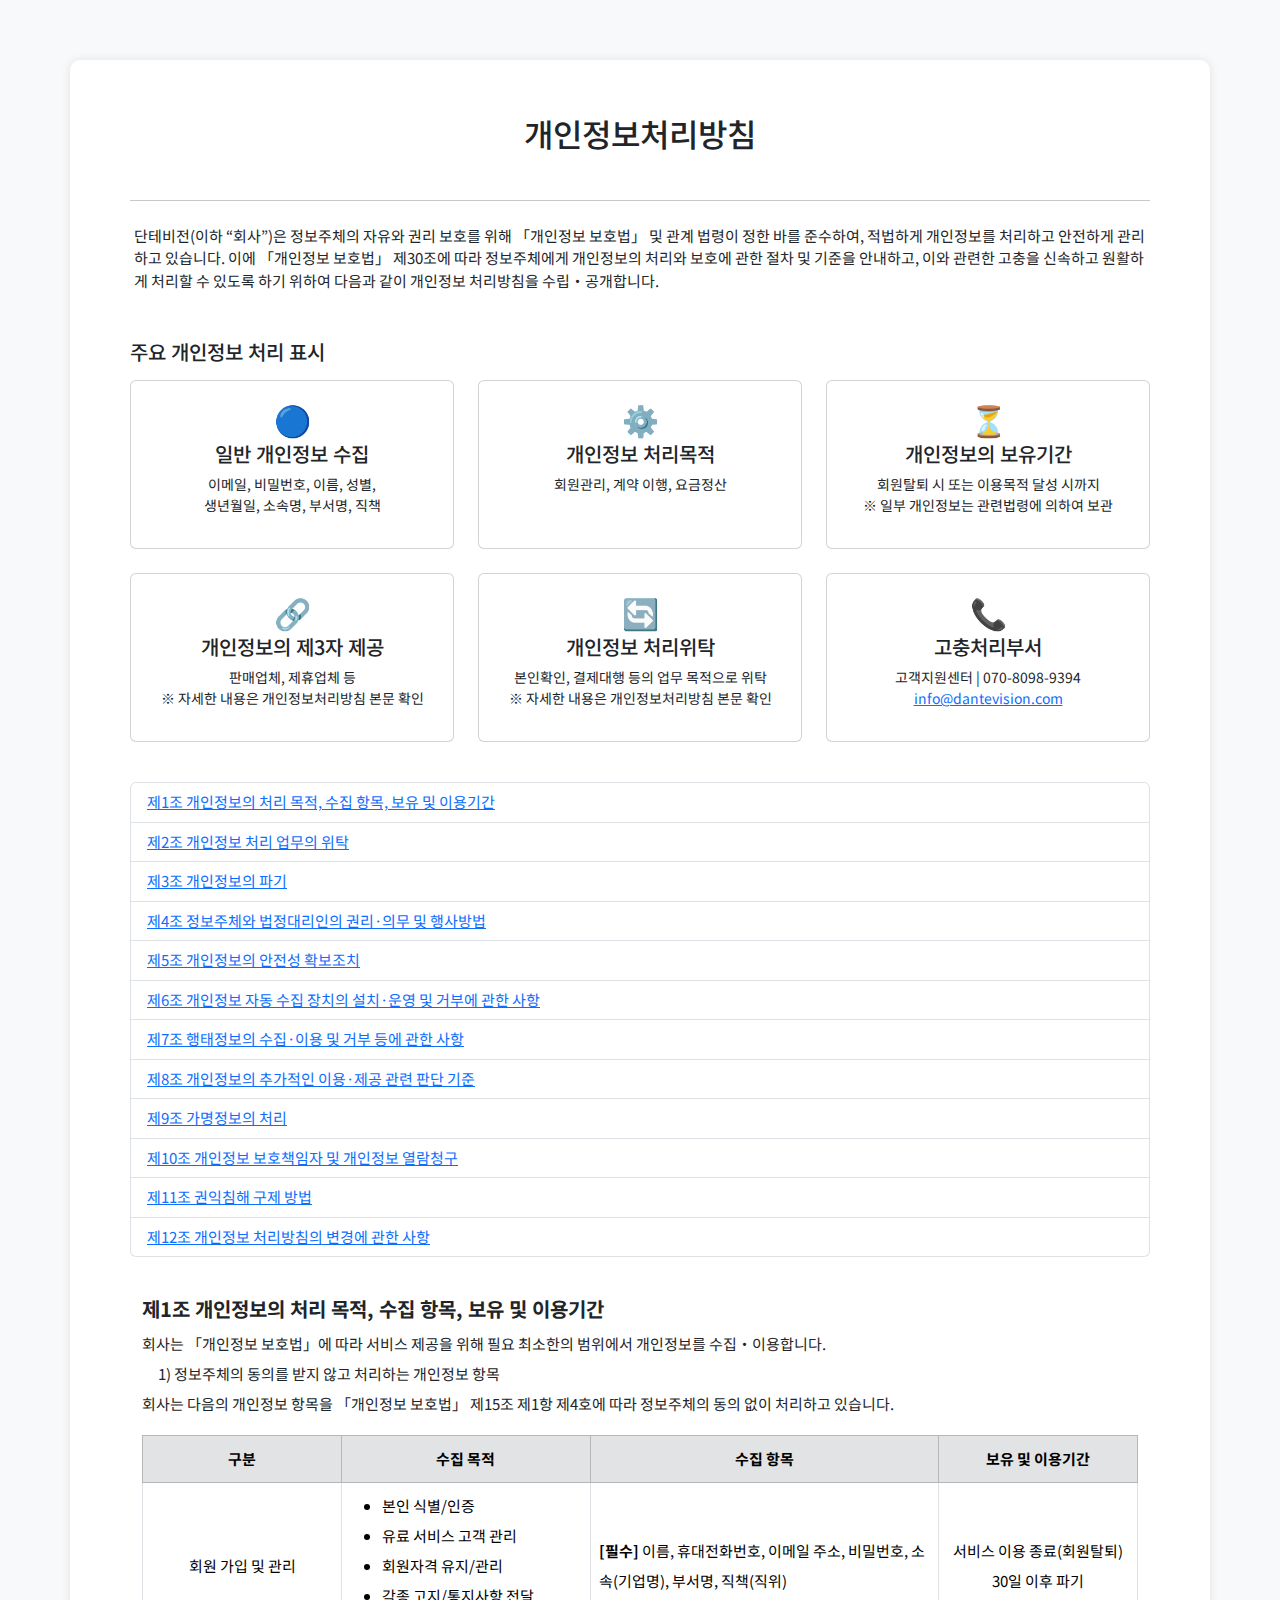
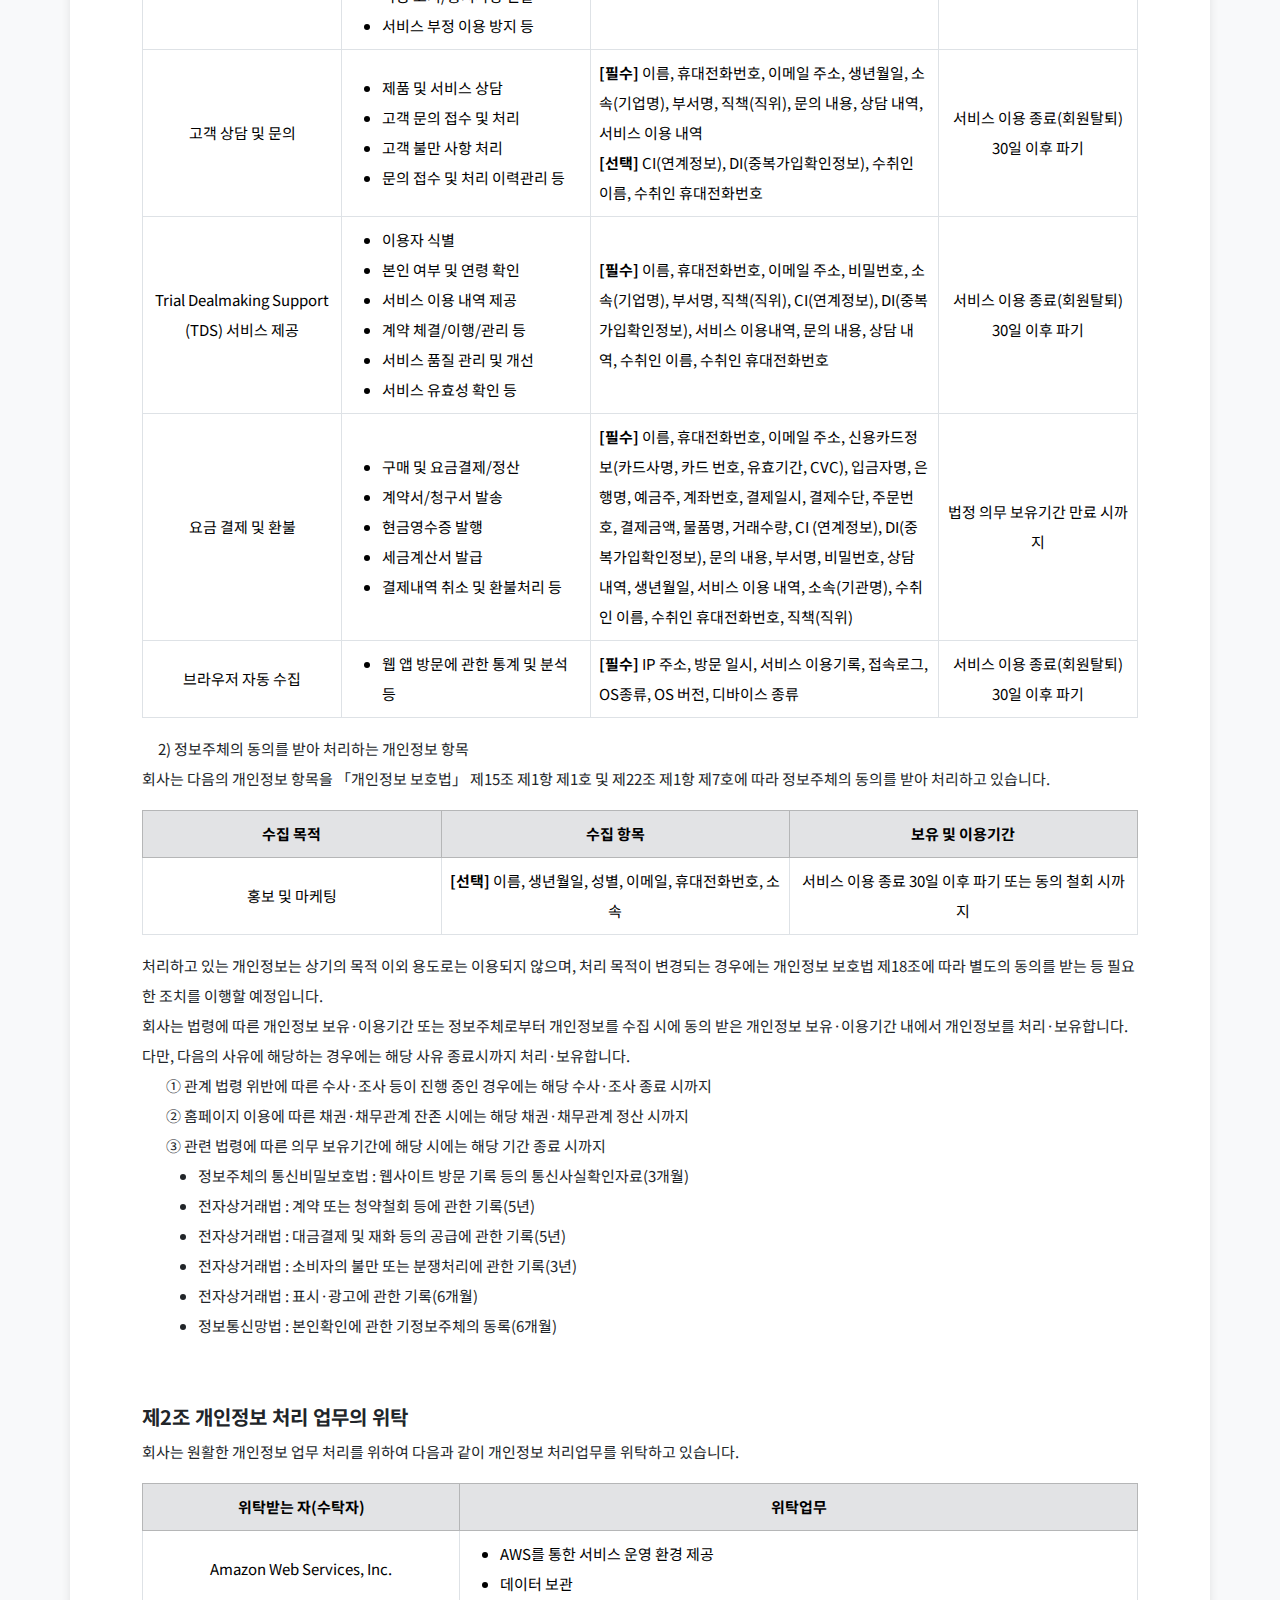
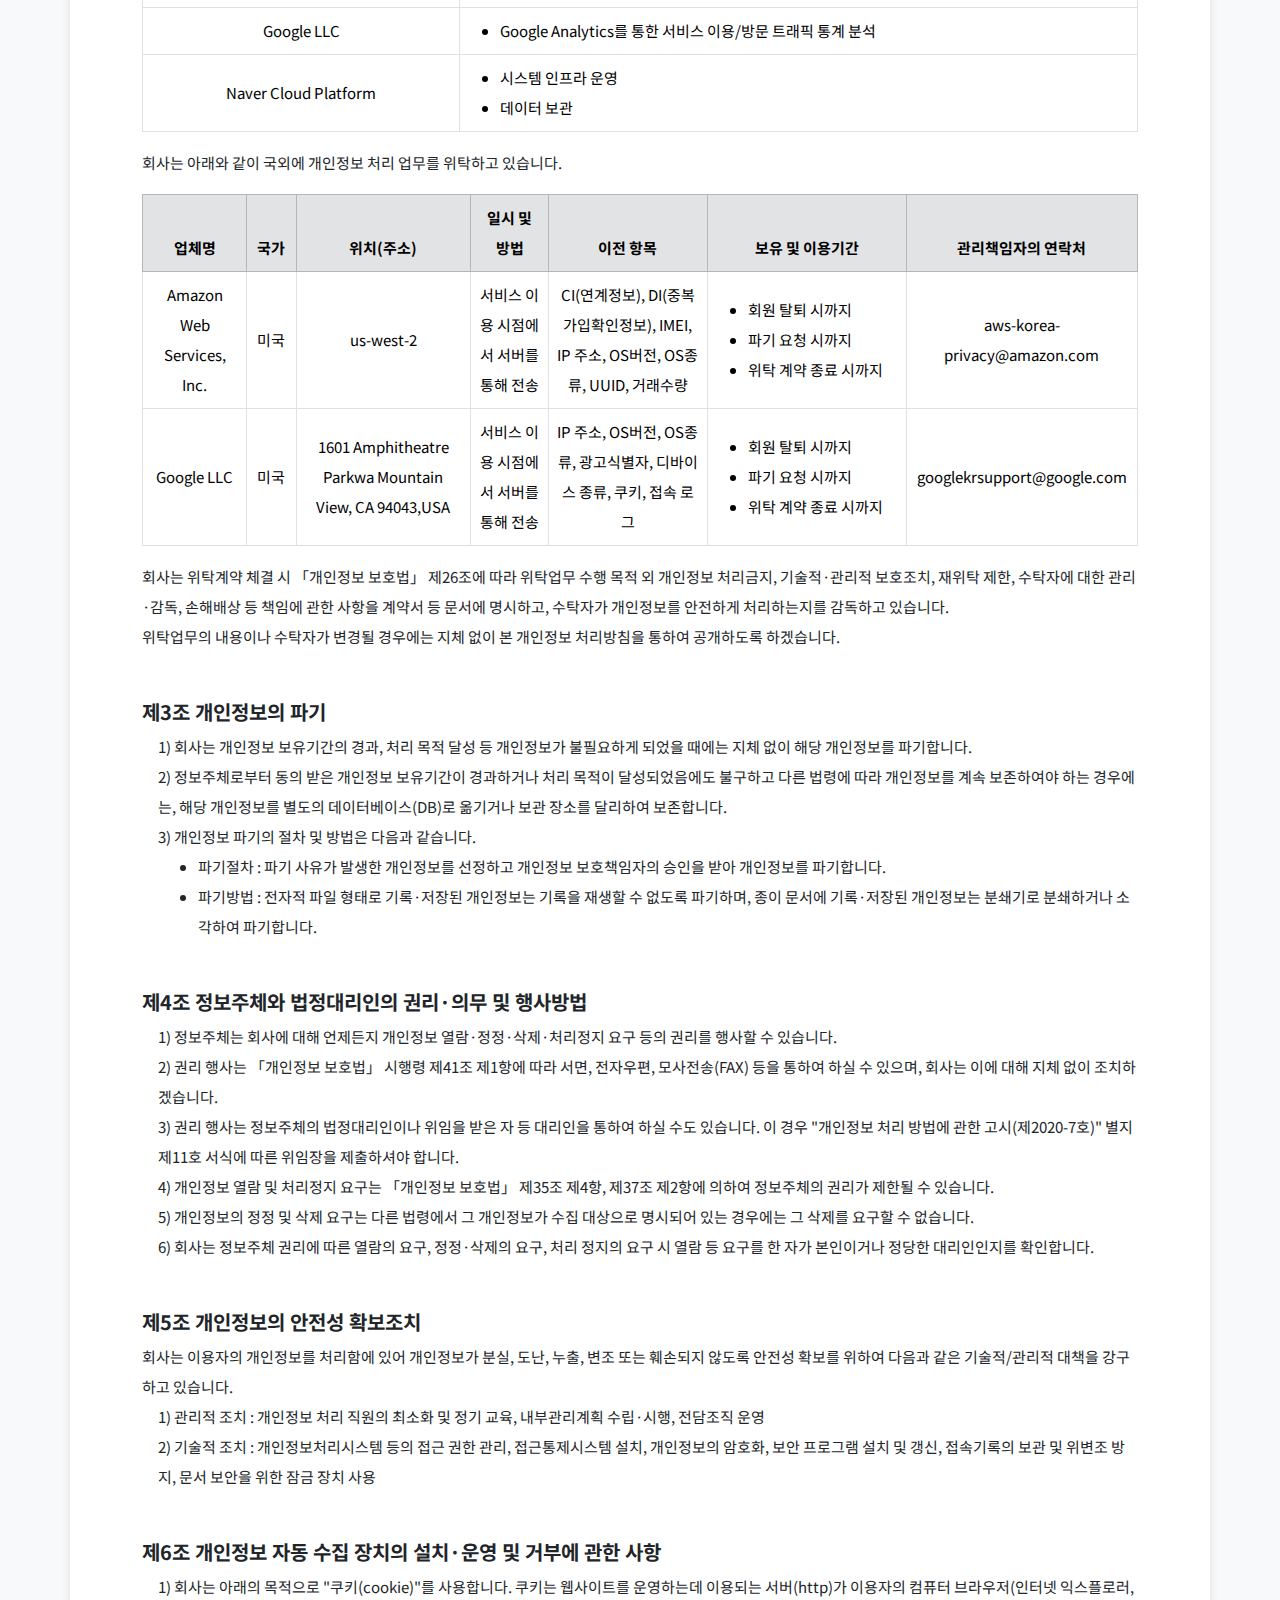
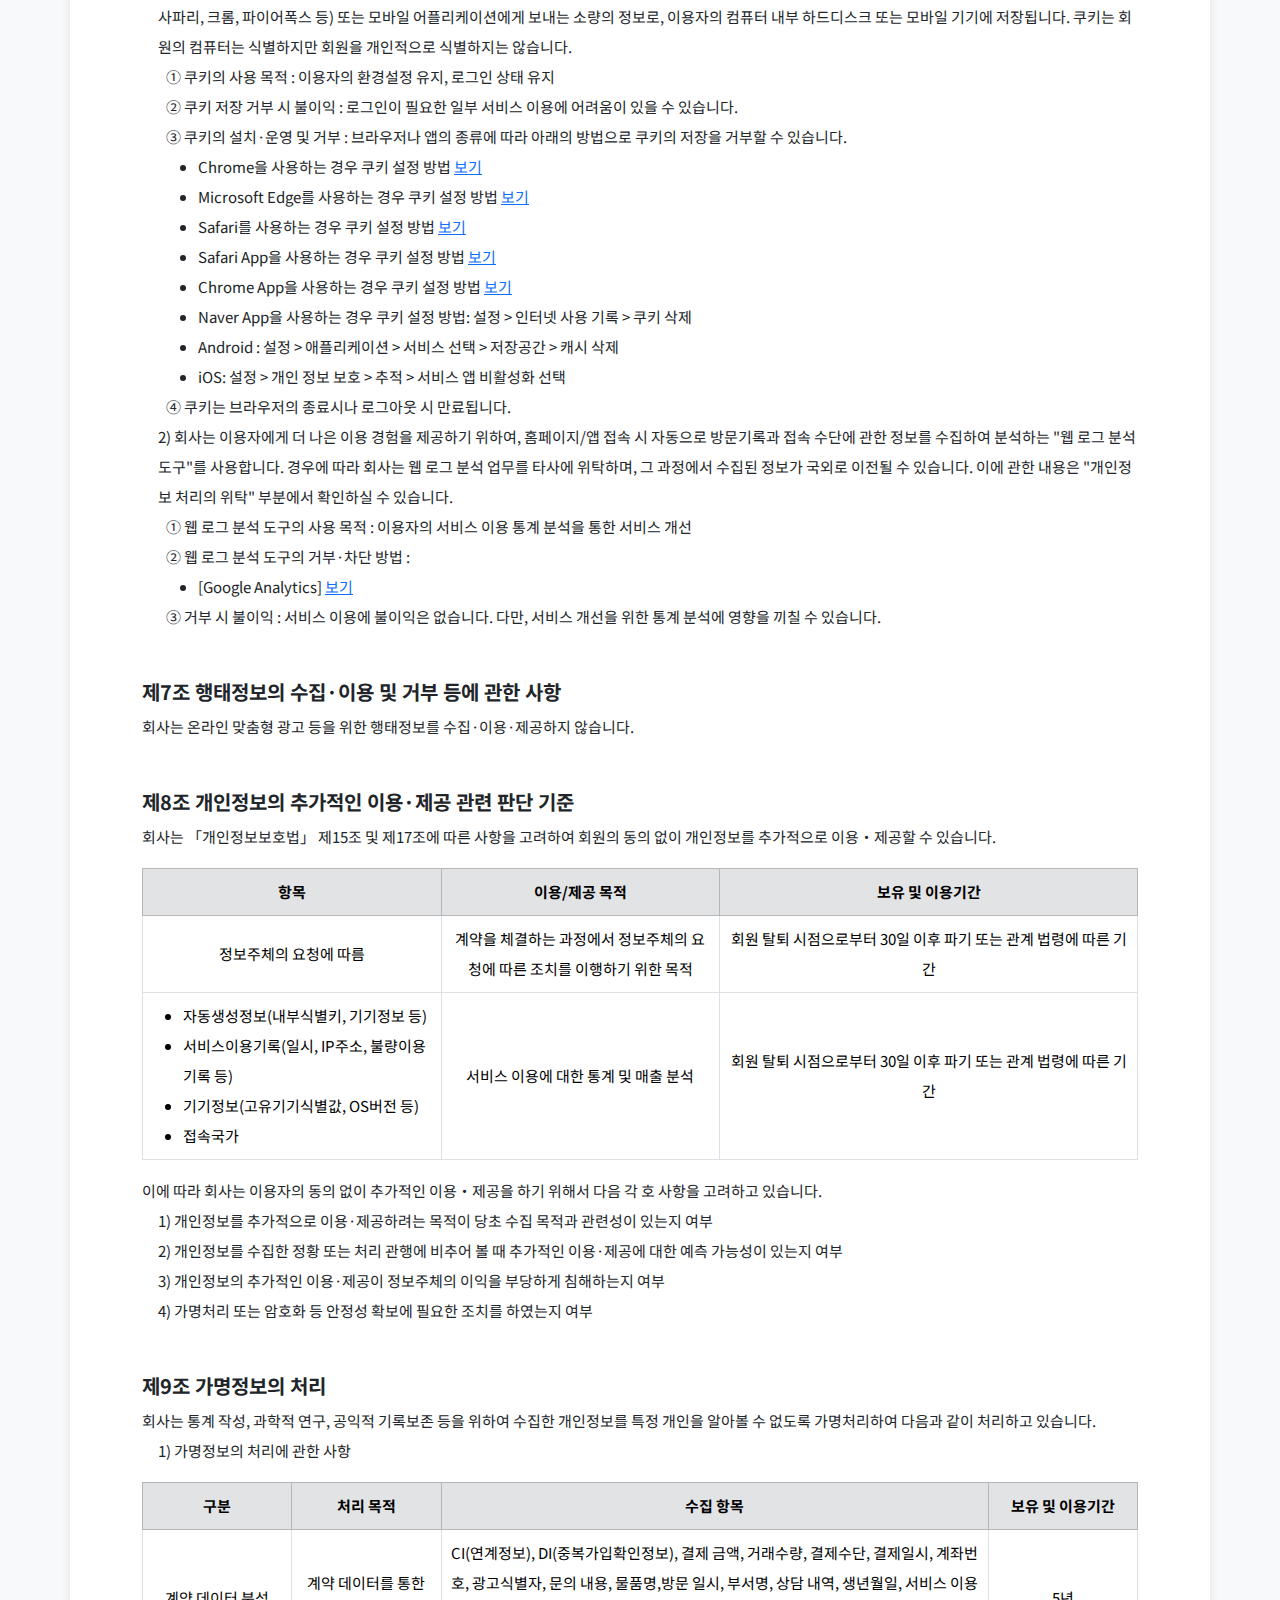
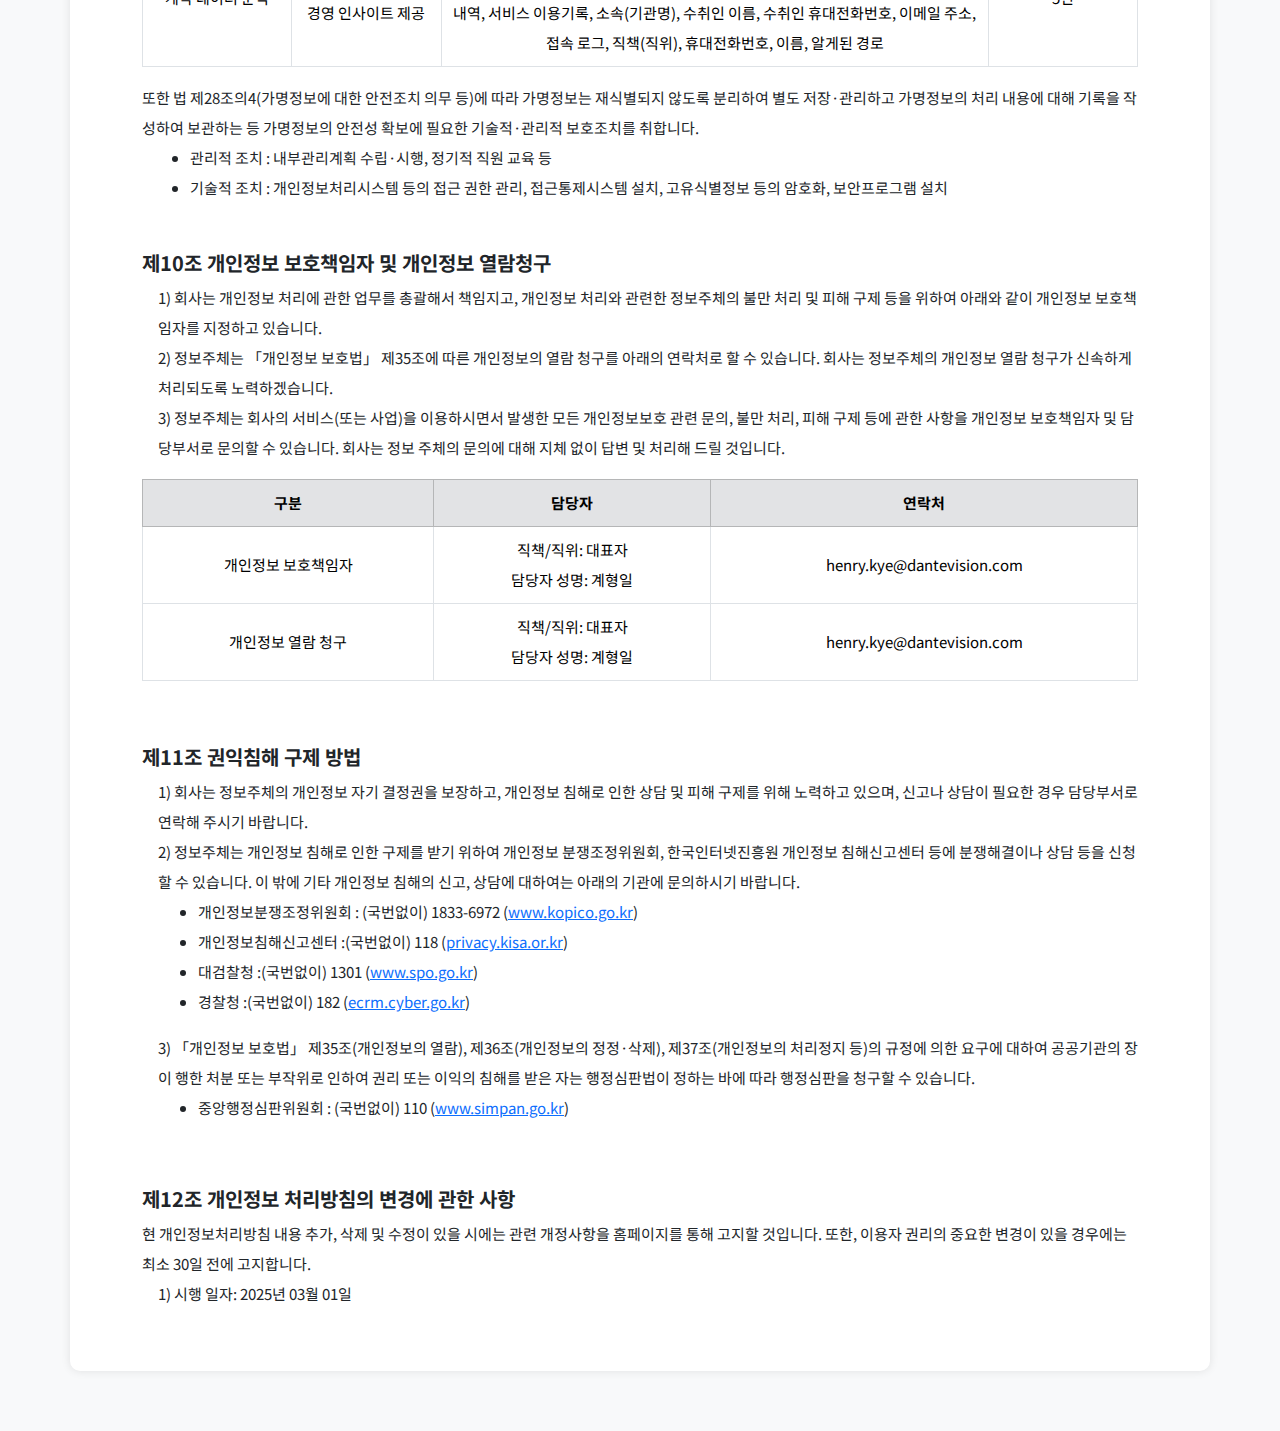
<file: privacy-policy.html>
<!doctype html>
<html lang="en">
  <head>
    <meta charset="utf-8">
    <meta name="viewport" content="width=device-width, initial-scale=1">
    <title>개인정보처리방침</title>
    <link href="https://cdn.jsdelivr.net/npm/bootstrap@5.3.3/dist/css/bootstrap.min.css" rel="stylesheet" integrity="sha384-QWTKZyjpPEjISv5WaRU9OFeRpok6YctnYmDr5pNlyT2bRjXh0JMhjY6hW+ALEwIH" crossorigin="anonymous">
    
    <!-- font-family -->
    <link rel="preconnect" href="https://fonts.googleapis.com">
    <link rel="preconnect" href="https://fonts.gstatic.com" crossorigin>
    <link href="https://fonts.googleapis.com/css2?family=Noto+Sans+KR&display=swap" rel="stylesheet">
    
    <style>
        body {
            font-family: "Noto Sans KR", serif;
            font-size: 15px;
        }
        section {
            line-height: 2;
        }
        .content-container {
            background-color: #f8f9fa;
            padding: 4em 0;
        }
        .policy-container {
            background-color: white;
            padding: 2.5em 4em;
            border-radius: 10px;
            box-shadow: 0 0 10px rgba(0, 0, 0, 0.1);
        }
        .icon {
            font-size: 30px;
            color: #007bff;
        }
        .p-font {
            font-size: 14px;
        }
    </style>

    </head>
  <body>
    <div class="container-fluid content-container">
        <div class="container policy-container">
            <h2 class="text-center mt-3 mb-5">개인정보처리방침</h2>
            <hr>    
            <p class="mx-1 mt-4">
                단테비전(이하 “회사”)은 정보주체의 자유와 권리 보호를 위해 「개인정보 보호법」 및 관계 법령이 정한 바를 준수하여, 적법하게 개인정보를 처리하고 안전하게 관리하고 있습니다. 
                이에 「개인정보 보호법」 제30조에 따라 정보주체에게 개인정보의 처리와 보호에 관한 절차 및 기준을 안내하고, 이와 관련한 고충을 신속하고 원활하게 처리할 수 있도록 하기 위하여 다음과 같이 개인정보 처리방침을 수립・공개합니다.
            </p>
            <h5 class="mt-5 mb-3">주요 개인정보 처리 표시</h5>
            <div class="row text-center p-font">
                <div class="col-md-4 mb-4">
                    <div class="card p-3">
                        <div class="icon">🔵</div>
                        <h5>일반 개인정보 수집</h5>
                        <p>이메일, 비밀번호, 이름, 성별,<br>생년월일, 소속명, 부서명, 직책</p>
                    </div>
                </div>
                <div class="col-md-4 mb-4">
                    <div class="card p-3">
                        <div class="icon">⚙️</div>
                        <h5>개인정보 처리목적</h5>
                        <p>회원관리, 계약 이행, 요금정산<br><br></p>
                    </div>
                </div>
                <div class="col-md-4 mb-4">
                    <div class="card p-3">
                        <div class="icon">⏳</div>
                        <h5>개인정보의 보유기간</h5>
                        <p>회원탈퇴 시 또는 이용목적 달성 시까지<br>※ 일부 개인정보는 관련법령에 의하여 보관</p>
                    </div>
                </div>
            </div>
    
            <!-- 목차 -->
            <div class="row text-center p-font">
                <div class="col-md-4 mb-4">
                    <div class="card p-3">
                        <div class="icon">🔗</div>
                        <h5>개인정보의 제3자 제공</h5>
                        <p>판매업체, 제휴업체 등<br>※ 자세한 내용은 개인정보처리방침 본문 확인</p>
                    </div>
                </div>
                <div class="col-md-4 mb-4">
                    <div class="card p-3">
                        <div class="icon">🔄</div>
                        <h5>개인정보 처리위탁</h5>
                        <p>본인확인, 결제대행 등의 업무 목적으로 위탁<br>※ 자세한 내용은 개인정보처리방침 본문 확인</p>
                    </div>
                </div>
                <div class="col-md-4 mb-4">
                    <div class="card p-3">
                        <div class="icon">📞</div>
                        <h5>고충처리부서</h5>
                        <p>고객지원센터 | 070-8098-9394<br>
                            <a href="mailto:info@dantevision.com">info@dantevision.com</a>
                        </p>
                    </div>
                </div>
            </div>
            <ul class="list-group mt-3 mb-3">
                <li class="list-group-item">
                    <a href="#" class="scroll-link" data-target="section1">제1조 개인정보의 처리 목적, 수집 항목, 보유 및 이용기간</a>
                </li>
                <li class="list-group-item">
                    <a href="#" class="scroll-link" data-target="section2">제2조 개인정보 처리 업무의 위탁</a>
                </li>
                <li class="list-group-item">
                    <a href="#" class="scroll-link" data-target="section3">제3조 개인정보의 파기</a>
                </li>
                <li class="list-group-item">
                    <a href="#" class="scroll-link" data-target="section4">제4조 정보주체와 법정대리인의 권리·의무 및 행사방법</a>
                </li>
                <li class="list-group-item">
                    <a href="#" class="scroll-link" data-target="section5">제5조 개인정보의 안전성 확보조치</a>
                </li>
                <li class="list-group-item">
                    <a href="#" class="scroll-link" data-target="section6">제6조 개인정보 자동 수집 장치의 설치·운영 및 거부에 관한 사항</a>
                </li>
                <li class="list-group-item">
                    <a href="#" class="scroll-link" data-target="section7">제7조 행태정보의 수집·이용 및 거부 등에 관한 사항</a>
                </li>
                <li class="list-group-item">
                    <a href="#" class="scroll-link" data-target="section8">제8조 개인정보의 추가적인 이용·제공 관련 판단 기준</a>
                </li>
                <li class="list-group-item">
                    <a href="#" class="scroll-link" data-target="section9">제9조 가명정보의 처리</a>
                </li>
                <li class="list-group-item">
                    <a href="#" class="scroll-link" data-target="section10">제10조 개인정보 보호책임자 및 개인정보 열람청구</a>
                </li>
                <li class="list-group-item">
                    <a href="#" class="scroll-link" data-target="section11">제11조 권익침해 구제 방법</a>
                </li>
                <li class="list-group-item">
                    <a href="#" class="scroll-link" data-target="section12">제12조 개인정보 처리방침의 변경에 관한 사항</a>
                </li>
            </ul>

            <!-- 1조 -->
            <section class="container py-4">
                <h5 id="section1" class="fw-bold">
                    제1조 개인정보의 처리 목적, 수집 항목, 보유 및 이용기간
                </h5>
                <div>
                    회사는 「개인정보 보호법」에 따라 서비스 제공을 위해 필요 최소한의 범위에서 개인정보를 수집・이용합니다.
                </div>
                <div class="ms-3">
                    1) 정보주체의 동의를 받지 않고 처리하는 개인정보 항목
                </div>
                <div>
                    회사는 다음의 개인정보 항목을 「개인정보 보호법」 제15조 제1항 제4호에 따라 정보주체의 동의 없이 처리하고 있습니다.
                </div>
                <table class="table table-bordered text-center align-middle my-3">
                    <thead class="table-secondary">
                        <tr>
                            <th scope="col" style="width: 20%;">구분</th>
                            <th scope="col" style="width: 25%;">수집 목적</th>
                            <th scope="col" style="width: 35%;">수집 항목</th>
                            <th scope="col" style="width: 20%;">보유 및 이용기간</th>
                        </tr>
                    </thead>
                    <tbody>
                        <tr>
                            <td>회원 가입 및 관리</td>
                            <td>
                                <ul class="text-start mb-0">
                                    <li>본인 식별/인증</li>
                                    <li>유료 서비스 고객 관리</li>
                                    <li>회원자격 유지/관리</li>
                                    <li>각종 고지/통지사항 전달</li>
                                    <li>서비스 부정 이용 방지 등</li>
                                </ul>
                            </td>
                            <td class="text-start">
                                <strong>[필수]</strong> 이름, 휴대전화번호, 이메일 주소, 비밀번호, 소속(기업명), 부서명, 직책(직위)
                            </td>
                            <td>서비스 이용 종료(회원탈퇴) 30일 이후 파기</td>
                        </tr>
                        <tr>
                            <td>고객 상담 및 문의</td>
                            <td>
                                <ul class="text-start mb-0">
                                    <li>제품 및 서비스 상담</li>
                                    <li>고객 문의 접수 및 처리</li>
                                    <li>고객 불만 사항 처리</li>
                                    <li>문의 접수 및 처리 이력관리 등</li>
                                </ul>
                            </td>
                            <td class="text-start">
                                <strong>[필수]</strong> 이름, 휴대전화번호, 이메일 주소, 생년월일, 소속(기업명), 부서명, 직책(직위), 문의 내용, 상담 내역, 서비스 이용 내역<br>
                                <strong>[선택]</strong> CI(연계정보), DI(중복가입확인정보), 수취인 이름, 수취인 휴대전화번호
                            </td>
                            <td>서비스 이용 종료(회원탈퇴) 30일 이후 파기</td>
                        </tr>
                        <tr>
                            <td>Trial Dealmaking Support (TDS) 서비스 제공</td>
                            <td>
                                <ul class="text-start mb-0">
                                    <li>이용자 식별</li>
                                    <li>본인 여부 및 연령 확인</li>
                                    <li>서비스 이용 내역 제공</li>
                                    <li>계약 체결/이행/관리 등</li>
                                    <li>서비스 품질 관리 및 개선</li>
                                    <li>서비스 유효성 확인 등</li>
                                </ul>
                            </td>
                            <td class="text-start">
                                <strong>[필수]</strong> 이름, 휴대전화번호, 이메일 주소, 비밀번호, 소속(기업명), 부서명, 직책(직위), CI(연계정보), DI(중복가입확인정보), 서비스 이용내역, 문의 내용, 상담 내역, 수취인 이름, 수취인 휴대전화번호
                            </td>
                            <td>서비스 이용 종료(회원탈퇴) 30일 이후 파기</td>
                        </tr>
                        <tr>
                            <td>요금 결제 및 환불</td>
                            <td>
                                <ul class="text-start mb-0">
                                    <li>구매 및 요금결제/정산</li>
                                    <li>계약서/청구서 발송</li>
                                    <li>현금영수증 발행</li>
                                    <li>세금계산서 발급</li>
                                    <li>결제내역 취소 및 환불처리 등</li>
                                </ul>
                            </td>
                            <td class="text-start">
                                <strong>[필수]</strong> 이름, 휴대전화번호, 이메일 주소, 신용카드정보(카드사명, 카드 번호, 유효기간, CVC), 입금자명, 은행명, 예금주, 계좌번호, 결제일시, 결제수단, 주문번호, 결제금액, 물품명, 거래수량, CI (연계정보), DI(중복가입확인정보),  문의 내용, 부서명, 비밀번호, 상담 내역, 생년월일, 서비스 이용 내역, 소속(기관명), 수취인 이름, 수취인 휴대전화번호, 직책(직위)
                            </td>
                            <td>법정 의무 보유기간 만료 시까지</td>
                        </tr>
                        <tr>
                            <td>브라우저 자동 수집</td>
                            <td>
                                <ul class="text-start mb-0">
                                    <li>웹 앱 방문에 관한 통계 및 분석 등</li>
                                </ul>
                            </td>
                            <td class="text-start">
                                <strong>[필수]</strong> IP 주소, 방문 일시, 서비스 이용기록, 접속로그, OS종류, OS 버전, 디바이스 종류
                            </td>
                            <td>서비스 이용 종료(회원탈퇴) 30일 이후 파기</td>
                        </tr>
                    </tbody>
                </table>
                <div class="ms-3">
                    2) 정보주체의 동의를 받아 처리하는 개인정보 항목
                </div>
                <div>
                    회사는 다음의 개인정보 항목을 「개인정보 보호법」 제15조 제1항 제1호 및 제22조 제1항 제7호에 따라 정보주체의 동의를 받아 처리하고 있습니다.
                </div>
                <table class="table table-bordered text-center align-middle my-3">
                    <thead class="table-secondary">
                        <tr>
                            <th scope="col" style="width: 30%;">수집 목적</th>
                            <th scope="col" style="width: 35%;">수집 항목</th>
                            <th scope="col" style="width: 35%;">보유 및 이용기간</th>
                        </tr>
                    </thead>
                    <tbody>
                        <tr>
                            <td>홍보 및 마케팅</td>
                            <td>
                                <strong>[선택]</strong> 이름, 생년월일, 성별, 이메일, 휴대전화번호, 소속
                            </td>
                            <td>서비스 이용 종료 30일 이후 파기 또는 동의 철회 시까지</td>
                        </tr>
                    </tbody>
                </table>
                <div>
                    처리하고 있는 개인정보는 상기의 목적 이외 용도로는 이용되지 않으며, 처리 목적이 변경되는 경우에는 개인정보 보호법 제18조에 따라 별도의 동의를 받는 등 필요한 조치를 이행할 예정입니다.
                </div>
                <div>
                    회사는 법령에 따른 개인정보 보유·이용기간 또는 정보주체로부터 개인정보를 수집 시에 동의 받은 개인정보 보유·이용기간 내에서 개인정보를 처리·보유합니다. 다만, 다음의 사유에 해당하는 경우에는 해당 사유 종료시까지 처리·보유합니다.
                </div>
                <div class="ms-4">
                    ① 관계 법령 위반에 따른 수사·조사 등이 진행 중인 경우에는 해당 수사·조사 종료 시까지
                </div>
                <div class="ms-4">
                    ② 홈페이지 이용에 따른 채권·채무관계 잔존 시에는 해당 채권·채무관계 정산 시까지
                </div>
                <div class="ms-4">
                    ③ 관련 법령에 따른 의무 보유기간에 해당 시에는 해당 기간 종료 시까지
                </div>
                <ul class="ms-4">
                    <li>정보주체의 통신비밀보호법 : 웹사이트 방문 기록 등의 통신사실확인자료(3개월)</li>
                    <li>전자상거래법 : 계약 또는 청약철회 등에 관한 기록(5년)</li>
                    <li>전자상거래법 : 대금결제 및 재화 등의 공급에 관한 기록(5년)</li>
                    <li>전자상거래법 : 소비자의 불만 또는 분쟁처리에 관한 기록(3년)</li>
                    <li>전자상거래법 : 표시·광고에 관한 기록(6개월)</li>
                    <li>정보통신망법 : 본인확인에 관한 기정보주체의 동록(6개월)</li>
                </ul>
            </section>

            <!-- 2조 -->
            <section class="container py-4">
                <h5 id="section2" class="fw-bold">
                    제2조 개인정보 처리 업무의 위탁
                </h5>
                <div>
                    회사는 원활한 개인정보 업무 처리를 위하여 다음과 같이 개인정보 처리업무를 위탁하고 있습니다.
                </div>
                <table class="table table-bordered text-center align-middle my-3">
                    <thead class="table-secondary">
                        <tr>
                            <th scope="col">위탁받는 자(수탁자)</th>
                            <th scope="col">위탁업무</th>
                        </tr>
                    </thead>
                    <tbody>
                        <tr>
                            <td>Amazon Web Services, Inc.</td>
                            <td>
                                <ul class="text-start mb-0">
                                    <li>AWS를 통한 서비스 운영 환경 제공</li>
                                    <li>데이터 보관</li>
                                </ul>
                            </td>
                        </tr>
                        <tr>
                            <td>Google LLC</td>
                            <td>
                                <ul class="text-start mb-0">
                                    <li>Google Analytics를 통한 서비스 이용/방문 트래픽 통계 분석</li>
                                </ul>
                            </td>
                        </tr>
                        <tr>
                            <td>Naver Cloud Platform</td>
                            <td>
                                <ul class="text-start mb-0">
                                    <li>시스템 인프라 운영</li>
                                    <li>데이터 보관</li>
                                </ul>
                            </td>
                        </tr>
                    </tbody>
                </table>
                <div>
                    회사는 아래와 같이 국외에 개인정보 처리 업무를 위탁하고 있습니다.
                </div>
                <table class="table table-bordered text-center align-middle my-3">
                    <thead class="table-secondary">
                        <tr>
                            <th scope="col">업체명</th>
                            <th scope="col" style="width: 5%;">국가</th>
                            <th scope="col">위치(주소)</th>
                            <th scope="col">일시 및 방법</th>
                            <th scope="col">이전 항목</th>
                            <th scope="col" style="width: 20%;">보유 및 이용기간</th>
                            <th scope="col">관리책임자의 연락처</th>
                        </tr>
                    </thead>
                    <tbody>
                        <tr>
                            <td>Amazon Web Services, Inc.</td>
                            <td>미국</td>
                            <td>us-west-2</td>
                            <td>서비스 이용 시점에서 서버를 통해 전송</td>
                            <td>CI(연계정보), DI(중복가입확인정보), IMEI, IP 주소, OS버전, OS종류, UUID, 거래수량</td>
                            <td>
                                <ul class="text-start mb-0">
                                    <li>회원 탈퇴 시까지</li>
                                    <li>파기 요청 시까지</li>
                                    <li>위탁 계약 종료 시까지</li>
                                </ul>
                            </td>
                            <td>
                                aws-korea-privacy@amazon.com
                            </td>
                        </tr>
                        <tr>
                            <td>Google LLC</td>
                            <td>미국</td>
                            <td>1601 Amphitheatre Parkwa Mountain View, CA 94043,USA</td>
                            <td>서비스 이용 시점에서 서버를 통해 전송</td>
                            <td>IP 주소, OS버전, OS종류, 광고식별자, 디바이스 종류, 쿠키, 접속 로그</td>
                            <td>
                                <ul class="text-start mb-0">
                                    <li>회원 탈퇴 시까지</li>
                                    <li>파기 요청 시까지</li>
                                    <li>위탁 계약 종료 시까지</li>
                                </ul>
                            </td>
                            <td>
                                googlekrsupport@google.com
                            </td>
                        </tr>
                    </tbody>
                </table>
                <div>
                    회사는 위탁계약 체결 시 「개인정보 보호법」 제26조에 따라 위탁업무 수행 목적 외 개인정보 처리금지, 기술적·관리적 보호조치, 재위탁 제한, 수탁자에 대한 관리·감독, 손해배상 등 책임에 관한 사항을 계약서 등 문서에 명시하고, 수탁자가 개인정보를 안전하게 처리하는지를 감독하고 있습니다.
                </div>
                <div>
                    위탁업무의 내용이나 수탁자가 변경될 경우에는 지체 없이 본 개인정보 처리방침을 통하여 공개하도록 하겠습니다.
                </div>
            </section>

            <!-- 3조 -->
            <section class="container py-4">
                <h5 id="section3" class="fw-bold">
                    제3조 개인정보의 파기
                </h5>
                <div class="ms-3">
                    1)	회사는 개인정보 보유기간의 경과, 처리 목적 달성 등 개인정보가 불필요하게 되었을 때에는 지체 없이 해당 개인정보를 파기합니다.
                </div>
                <div class="ms-3">
                    2)	정보주체로부터 동의 받은 개인정보 보유기간이 경과하거나 처리 목적이 달성되었음에도 불구하고 다른 법령에 따라 개인정보를 계속 보존하여야 하는 경우에는, 해당 개인정보를 별도의 데이터베이스(DB)로 옮기거나 보관 장소를 달리하여 보존합니다.
                </div>
                <div class="ms-3">
                    3)	개인정보 파기의 절차 및 방법은 다음과 같습니다.
                </div>
                <ul class="ms-4 mb-0">
                    <li>파기절차 : 파기 사유가 발생한 개인정보를 선정하고 개인정보 보호책임자의 승인을 받아 개인정보를 파기합니다.</li>
                    <li>파기방법 : 전자적 파일 형태로 기록·저장된 개인정보는 기록을 재생할 수 없도록 파기하며, 종이 문서에 기록·저장된 개인정보는 분쇄기로 분쇄하거나 소각하여 파기합니다.</li>
                </ul>
            </section>

            <!-- 4조 -->
            <section class="container py-4">
                <h5 id="section4" class="fw-bold">
                    제4조 정보주체와 법정대리인의 권리·의무 및 행사방법
                </h5>
                <div class="ms-3">
                    1)	정보주체는 회사에 대해 언제든지 개인정보 열람·정정·삭제·처리정지 요구 등의 권리를 행사할 수 있습니다.
                </div>
                <div class="ms-3">
                    2)	권리 행사는 「개인정보 보호법」 시행령 제41조 제1항에 따라 서면, 전자우편, 모사전송(FAX) 등을 통하여 하실 수 있으며, 회사는 이에 대해 지체 없이 조치하겠습니다.
                </div>
                <div class="ms-3">
                    3)	권리 행사는 정보주체의 법정대리인이나 위임을 받은 자 등 대리인을 통하여 하실 수도 있습니다. 이 경우 "개인정보 처리 방법에 관한 고시(제2020-7호)" 별지 제11호 서식에 따른 위임장을 제출하셔야 합니다.
                </div>
                <div class="ms-3">
                    4)	개인정보 열람 및 처리정지 요구는 「개인정보 보호법」 제35조 제4항, 제37조 제2항에 의하여 정보주체의 권리가 제한될 수 있습니다.
                </div>
                <div class="ms-3">
                    5)	개인정보의 정정 및 삭제 요구는 다른 법령에서 그 개인정보가 수집 대상으로 명시되어 있는 경우에는 그 삭제를 요구할 수 없습니다.
                </div>
                <div class="ms-3">
                    6)	회사는 정보주체 권리에 따른 열람의 요구, 정정·삭제의 요구, 처리 정지의 요구 시 열람 등 요구를 한 자가 본인이거나 정당한 대리인인지를 확인합니다.
                </div>
            </section>

            <!-- 5조 -->
            <section class="container py-4">
                <h5 id="section5" class="fw-bold">
                    제5조 개인정보의 안전성 확보조치
                </h5>
                <div>
                    회사는 이용자의 개인정보를 처리함에 있어 개인정보가 분실, 도난, 누출, 변조 또는 훼손되지 않도록 안전성 확보를 위하여 다음과 같은 기술적/관리적 대책을 강구하고 있습니다.
                </div>
                <div class="ms-3">
                    1)	관리적 조치 : 개인정보 처리 직원의 최소화 및 정기 교육, 내부관리계획 수립·시행, 전담조직 운영
                </div>
                <div class="ms-3">
                    2)	기술적 조치 : 개인정보처리시스템 등의 접근 권한 관리, 접근통제시스템 설치, 개인정보의 암호화, 보안 프로그램 설치 및 갱신, 접속기록의 보관 및 위변조 방지, 문서 보안을 위한 잠금 장치 사용
                </div>
            </section>

            <!-- 6조 -->
            <section class="container py-4">
                <h5 id="section6" class="fw-bold">
                    제6조 개인정보 자동 수집 장치의 설치·운영 및 거부에 관한 사항
                </h5>
                <div class="ms-3">
                    1)	회사는 아래의 목적으로 "쿠키(cookie)"를 사용합니다. 쿠키는 웹사이트를 운영하는데 이용되는 서버(http)가 이용자의 컴퓨터 브라우저(인터넷 익스플로러, 사파리, 크롬, 파이어폭스 등) 또는 모바일 어플리케이션에게 보내는 소량의 정보로, 이용자의 컴퓨터 내부 하드디스크 또는 모바일 기기에 저장됩니다. 쿠키는 회원의 컴퓨터는 식별하지만 회원을 개인적으로 식별하지는 않습니다.
                </div>
                <div class="ms-4">
                    ①	쿠키의 사용 목적 : 이용자의 환경설정 유지, 로그인 상태 유지
                </div>
                <div class="ms-4">
                    ②	쿠키 저장 거부 시 불이익 : 로그인이 필요한 일부 서비스 이용에 어려움이 있을 수 있습니다.
                </div>
                <div class="ms-4">
                    ③	쿠키의 설치·운영 및 거부 : 브라우저나 앱의 종류에 따라 아래의 방법으로 쿠키의 저장을 거부할 수 있습니다. 
                </div>
                <ul class="ms-4 mb-0">
                    <li>
                        Chrome을 사용하는 경우 쿠키 설정 방법 
                        <a href="https://support.google.com/chrome/answer/95647?co=GENIE.Platform%3DDesktop&hl=ko" target="_blank">보기</a>
                    </li>
                    <li>
                        Microsoft Edge를 사용하는 경우 쿠키 설정 방법 
                        <a href="https://support.microsoft.com/ko-kr/windows/microsoft-edge%EC%97%90%EC%84%9C-%EC%BF%A0%ED%82%A4-%EA%B4%80%EB%A6%AC-%EB%B3%B4%EA%B8%B0-%ED%97%88%EC%9A%A9-%EC%B0%A8%EB%8B%A8-%EC%82%AD%EC%A0%9C-%EB%B0%8F-%EC%82%AC%EC%9A%A9-168dab11-0753-043d-7c16-ede5947fc64d" target="_blank">보기</a>
                    </li>
                    <li>
                        Safari를 사용하는 경우 쿠키 설정 방법 
                        <a href="https://support.apple.com/ko-kr/guide/safari/sfri11471/mac" target="_blank">보기</a>
                    </li>
                    <li>
                        Safari App을 사용하는 경우 쿠키 설정 방법 
                        <a href="https://support.apple.com/ko-kr/105082" target="_blank">보기</a>
                    </li>
                    <li>
                        Chrome App을 사용하는 경우 쿠키 설정 방법 
                        <a href="https://support.google.com/chrome/answer/95647?hl=ko&co=GENIE.Platform%3DAndroid" target="_blank">보기</a>
                    </li>
                    <li>
                        Naver App을 사용하는 경우 쿠키 설정 방법: 설정 > 인터넷 사용 기록 > 쿠키 삭제
                    </li>
                    <li>
                        Android : 설정 > 애플리케이션 > 서비스 선택 > 저장공간 > 캐시 삭제
                    </li>
                    <li>
                        iOS: 설정 > 개인 정보 보호 > 추적 > 서비스 앱 비활성화 선택
                    </li>
                </ul>
                <div class="ms-4">
                    ④	쿠키는 브라우저의 종료시나 로그아웃 시 만료됩니다.
                </div>
                <div class="ms-3">
                    2)	회사는 이용자에게 더 나은 이용 경험을 제공하기 위하여, 홈페이지/앱 접속 시 자동으로 방문기록과 접속 수단에 관한 정보를 수집하여 분석하는 "웹 로그 분석 도구"를 사용합니다. 경우에 따라 회사는 웹 로그 분석 업무를 타사에 위탁하며, 그 과정에서 수집된 정보가 국외로 이전될 수 있습니다. 이에 관한 내용은 "개인정보 처리의 위탁" 부분에서 확인하실 수 있습니다.
                </div>
                <div class="ms-4">
                    ①	웹 로그 분석 도구의 사용 목적 : 이용자의 서비스 이용 통계 분석을 통한 서비스 개선
                </div>
                <div class="ms-4">
                    ②	웹 로그 분석 도구의 거부·차단 방법 : 
                </div>
                    <ul class="ms-4 mb-0">
                        <li>
                            [Google Analytics]  
                            <a href="https://chromewebstore.google.com/detail/google-%EC%9B%B9%EB%A1%9C%EA%B7%B8-%EB%B6%84%EC%84%9D-%EC%B0%A8%EB%8B%A8-%EC%B6%94%EA%B0%80-%EA%B8%B0%EB%8A%A5goo/fllaojicojecljbmefodhfapmkghcbnh?hl=ko&pli=1" target="_blank">보기</a>
                        </li>
                    </ul>
                <div class="ms-4">
                    ③	거부 시 불이익 : 서비스 이용에 불이익은 없습니다. 다만, 서비스 개선을 위한 통계 분석에 영향을 끼칠 수 있습니다.
                </div>
            </section>

            <!-- 7조 -->
            <section class="container py-4">
                <h5 id="section7" class="fw-bold">
                    제7조 행태정보의 수집·이용 및 거부 등에 관한 사항
                </h5>
                <div>
                    회사는 온라인 맞춤형 광고 등을 위한 행태정보를 수집·이용·제공하지 않습니다.
                </div>
            </section>

            <!-- 8조 -->
            <section class="container py-4">
                <h5 id="section8" class="fw-bold">
                    제8조 개인정보의 추가적인 이용·제공 관련 판단 기준
                </h5>
                <div>
                    회사는 「개인정보보호법」 제15조 및 제17조에 따른 사항을 고려하여 회원의 동의 없이 개인정보를 추가적으로 이용・제공할 수 있습니다.
                </div>
                <table class="table table-bordered text-center align-middle my-3">
                    <thead class="table-secondary">
                        <tr>
                            <th scope="col" style="width: 30%">항목</th>
                            <th scope="col" style="width: 28%">이용/제공 목적</th>
                            <th scope="col">보유 및 이용기간</th>
                        </tr>
                    </thead>
                    <tbody>
                        <tr>
                            <td>정보주체의 요청에 따름</td>
                            <td>계약을 체결하는 과정에서 정보주체의 요청에 따른 조치를 이행하기 위한 목적</td>
                            <td>회원 탈퇴 시점으로부터 30일 이후 파기 또는 관계 법령에 따른 기간</td>
                        </tr>
                        <tr>
                            <td>
                                <ul class="text-start mb-0">
                                    <li>자동생성정보(내부식별키, 기기정보 등)</li>
                                    <li>서비스이용기록(일시, IP주소, 불량이용기록 등)</li>
                                    <li>기기정보(고유기기식별값, OS버전 등)</li>
                                    <li>접속국가</li>
                                </ul>
                            </td>
                            <td>서비스 이용에 대한 통계 및 매출 분석</td>
                            <td>회원 탈퇴 시점으로부터 30일 이후 파기 또는 관계 법령에 따른 기간</td>
                        </tr>
                    </tbody>
                </table>
                <div>
                    이에 따라 회사는 이용자의 동의 없이 추가적인 이용・제공을 하기 위해서 다음 각 호 사항을 고려하고 있습니다.
                </div>
                <div class="ms-3">
                    1)	개인정보를 추가적으로 이용·제공하려는 목적이 당초 수집 목적과 관련성이 있는지 여부
                </div>
                <div class="ms-3">
                    2)	개인정보를 수집한 정황 또는 처리 관행에 비추어 볼 때 추가적인 이용·제공에 대한 예측 가능성이 있는지 여부
                </div>
                <div class="ms-3">
                    3)	개인정보의 추가적인 이용·제공이 정보주체의 이익을 부당하게 침해하는지 여부
                </div>
                <div class="ms-3">
                    4)	가명처리 또는 암호화 등 안정성 확보에 필요한 조치를 하였는지 여부
                </div>
            </section>

            <!-- 9조 -->
            <section class="container py-4">
                <h5 id="section9" class="fw-bold">
                    제9조 가명정보의 처리
                </h5>
                <div>
                    회사는 통계 작성, 과학적 연구, 공익적 기록보존 등을 위하여 수집한 개인정보를 특정 개인을 알아볼 수 없도록 가명처리하여 다음과 같이 처리하고 있습니다.
                </div>
                <div class="ms-3">
                    1)	가명정보의 처리에 관한 사항
                </div>
                <table class="table table-bordered text-center align-middle my-3">
                    <thead class="table-secondary">
                        <tr>
                            <th scope="col" style="width: 15%;">구분</th>
                            <th scope="col" style="width: 15%;">처리 목적</th>
                            <th scope="col">수집 항목</th>
                            <th scope="col" style="width: 15%;">보유 및 이용기간</th>
                        </tr>
                    </thead>
                    <tbody>
                        <tr>
                            <td>계약 데이터 분석</td>
                            <td>계약 데이터를 통한 경영 인사이트 제공</td>
                            <td>CI(연계정보), DI(중복가입확인정보), 결제 금액, 거래수량, 결제수단, 결제일시, 계좌번호, 광고식별자, 문의 내용, 물품명,방문 일시, 부서명, 상담 내역, 생년월일, 서비스 이용 내역, 서비스 이용기록, 소속(기관명), 수취인 이름, 수취인 휴대전화번호, 이메일 주소, 접속 로그, 직책(직위), 휴대전화번호, 이름, 알게된 경로</td>
                            <td>5년</td>
                        </tr>
                    </tbody>
                </table>
                <div>
                    또한 법 제28조의4(가명정보에 대한 안전조치 의무 등)에 따라 가명정보는 재식별되지 않도록 분리하여 별도 저장·관리하고 가명정보의 처리 내용에 대해 기록을 작성하여 보관하는 등 가명정보의 안전성 확보에 필요한 기술적·관리적 보호조치를 취합니다.
                </div>
                <ul class="ms-3 mb-0">
                    <li>
                        관리적 조치 : 내부관리계획 수립·시행, 정기적 직원 교육 등
                    </li>
                    <li>
                        기술적 조치 : 개인정보처리시스템 등의 접근 권한 관리, 접근통제시스템 설치, 고유식별정보 등의 암호화, 보안프로그램 설치
                    </li>
                </ul>
            </section>  

            <!-- 10조 -->
            <section class="container py-4">
                <h5 id="section10" class="fw-bold">
                    제10조 개인정보 보호책임자 및 개인정보 열람청구
                </h5>
                <div class="ms-3">
                    1)	회사는 개인정보 처리에 관한 업무를 총괄해서 책임지고, 개인정보 처리와 관련한 정보주체의 불만 처리 및 피해 구제 등을 위하여 아래와 같이 개인정보 보호책임자를 지정하고 있습니다.
                </div>
                <div class="ms-3">
                    2)	정보주체는 「개인정보 보호법」 제35조에 따른 개인정보의 열람 청구를 아래의 연락처로 할 수 있습니다. 회사는 정보주체의 개인정보 열람 청구가 신속하게 처리되도록 노력하겠습니다.
                </div>
                <div class="ms-3">
                    3)	정보주체는 회사의 서비스(또는 사업)을 이용하시면서 발생한 모든 개인정보보호 관련 문의, 불만 처리, 피해 구제 등에 관한 사항을 개인정보 보호책임자 및 담당부서로 문의할 수 있습니다. 회사는 정보 주체의 문의에 대해 지체 없이 답변 및 처리해 드릴 것입니다.
                </div>
                <table class="table table-bordered text-center align-middle my-3">
                    <thead class="table-secondary">
                        <tr>
                            <th scope="col">구분</th>
                            <th scope="col">담당자</th>
                            <th scope="col">연락처</th>
                        </tr>
                    </thead>
                    <tbody>
                        <tr>
                            <td>개인정보 보호책임자</td>
                            <td>
                                직책/직위: 대표자<br>
                                담당자 성명: 계형일
                            </td>
                            <td>henry.kye@dantevision.com</td>
                        </tr>
                        <tr>
                            <td>개인정보 열람 청구</td>
                            <td>
                                직책/직위: 대표자<br>
                                담당자 성명: 계형일
                            </td>
                            <td>henry.kye@dantevision.com</td>
                        </tr>
                    </tbody>
                </table>
            </section>

            <!-- 11조 -->
            <section class="container py-4">
                <h5 id="section11" class="fw-bold">
                    제11조 권익침해 구제 방법
                </h5>
                <div class="ms-3">
                    1)	회사는 정보주체의 개인정보 자기 결정권을 보장하고, 개인정보 침해로 인한 상담 및 피해 구제를 위해 노력하고 있으며, 신고나 상담이 필요한 경우 담당부서로 연락해 주시기 바랍니다.
                </div>
                <div class="ms-3">
                    2)	정보주체는 개인정보 침해로 인한 구제를 받기 위하여 개인정보 분쟁조정위원회, 한국인터넷진흥원 개인정보 침해신고센터 등에 분쟁해결이나 상담 등을 신청할 수 있습니다. 이 밖에 기타 개인정보 침해의 신고, 상담에 대하여는 아래의 기관에 문의하시기 바랍니다.
                </div>
                    <ul class="ms-4">
                        <li>개인정보분쟁조정위원회 : (국번없이) 1833-6972 (<a href="https://www.kopico.go.kr/" target="_blank">www.kopico.go.kr</a>)</li>
                        <li>개인정보침해신고센터 :(국번없이) 118 (<a href="https://privacy.kisa.or.kr/" target="_blank">privacy.kisa.or.kr</a>)</li>
                        <li>대검찰청 :(국번없이) 1301 (<a href="https://www.spo.go.kr/" target="_blank">www.spo.go.kr</a>)</li>
                        <li>경찰청 :(국번없이) 182 (<a href="https://ecrm.police.go.kr/" target="_blank">ecrm.cyber.go.kr</a>)</li>
                    </ul>
                <div class="ms-3">
                    3)	「개인정보 보호법」 제35조(개인정보의 열람), 제36조(개인정보의 정정·삭제), 제37조(개인정보의 처리정지 등)의 규정에 의한 요구에 대하여 공공기관의 장이 행한 처분 또는 부작위로 인하여 권리 또는 이익의 침해를 받은 자는 행정심판법이 정하는 바에 따라 행정심판을 청구할 수 있습니다.
                </div>
                    <ul class="ms-4">
                        <li>중앙행정심판위원회 : (국번없이) 110 (<a href="https://www.simpan.go.kr/" target="_blank">www.simpan.go.kr</a>)</li>
                    </ul>
            </section>

            <!-- 12조 -->
            <section class="container py-4">
                <h5 id="section12" class="fw-bold">
                    제12조 개인정보 처리방침의 변경에 관한 사항
                </h5>
                <div>
                    현 개인정보처리방침 내용 추가, 삭제 및 수정이 있을 시에는 관련 개정사항을 홈페이지를 통해 고지할 것입니다. 또한, 이용자 권리의 중요한 변경이 있을 경우에는 최소 30일 전에 고지합니다.
                </div>
                <div class="ms-3">
                    1)	시행 일자: 2025년 03월 01일
                </div>
            </section>
        </div>
    </div>
    <script src="https://cdn.jsdelivr.net/npm/bootstrap@5.3.3/dist/js/bootstrap.bundle.min.js" integrity="sha384-YvpcrYf0tY3lHB60NNkmXc5s9fDVZLESaAA55NDzOxhy9GkcIdslK1eN7N6jIeHz" crossorigin="anonymous"></script>
  </body>

  <script>
        document.querySelectorAll('.scroll-link').forEach(link => {
        link.addEventListener('click', function(e) {
            e.preventDefault();
            const targetId = this.getAttribute('data-target');
            const targetElement = document.getElementById(targetId);
            if (targetElement) {
                targetElement.scrollIntoView();
            }
        });
    });
  </script>

</html>
</file>
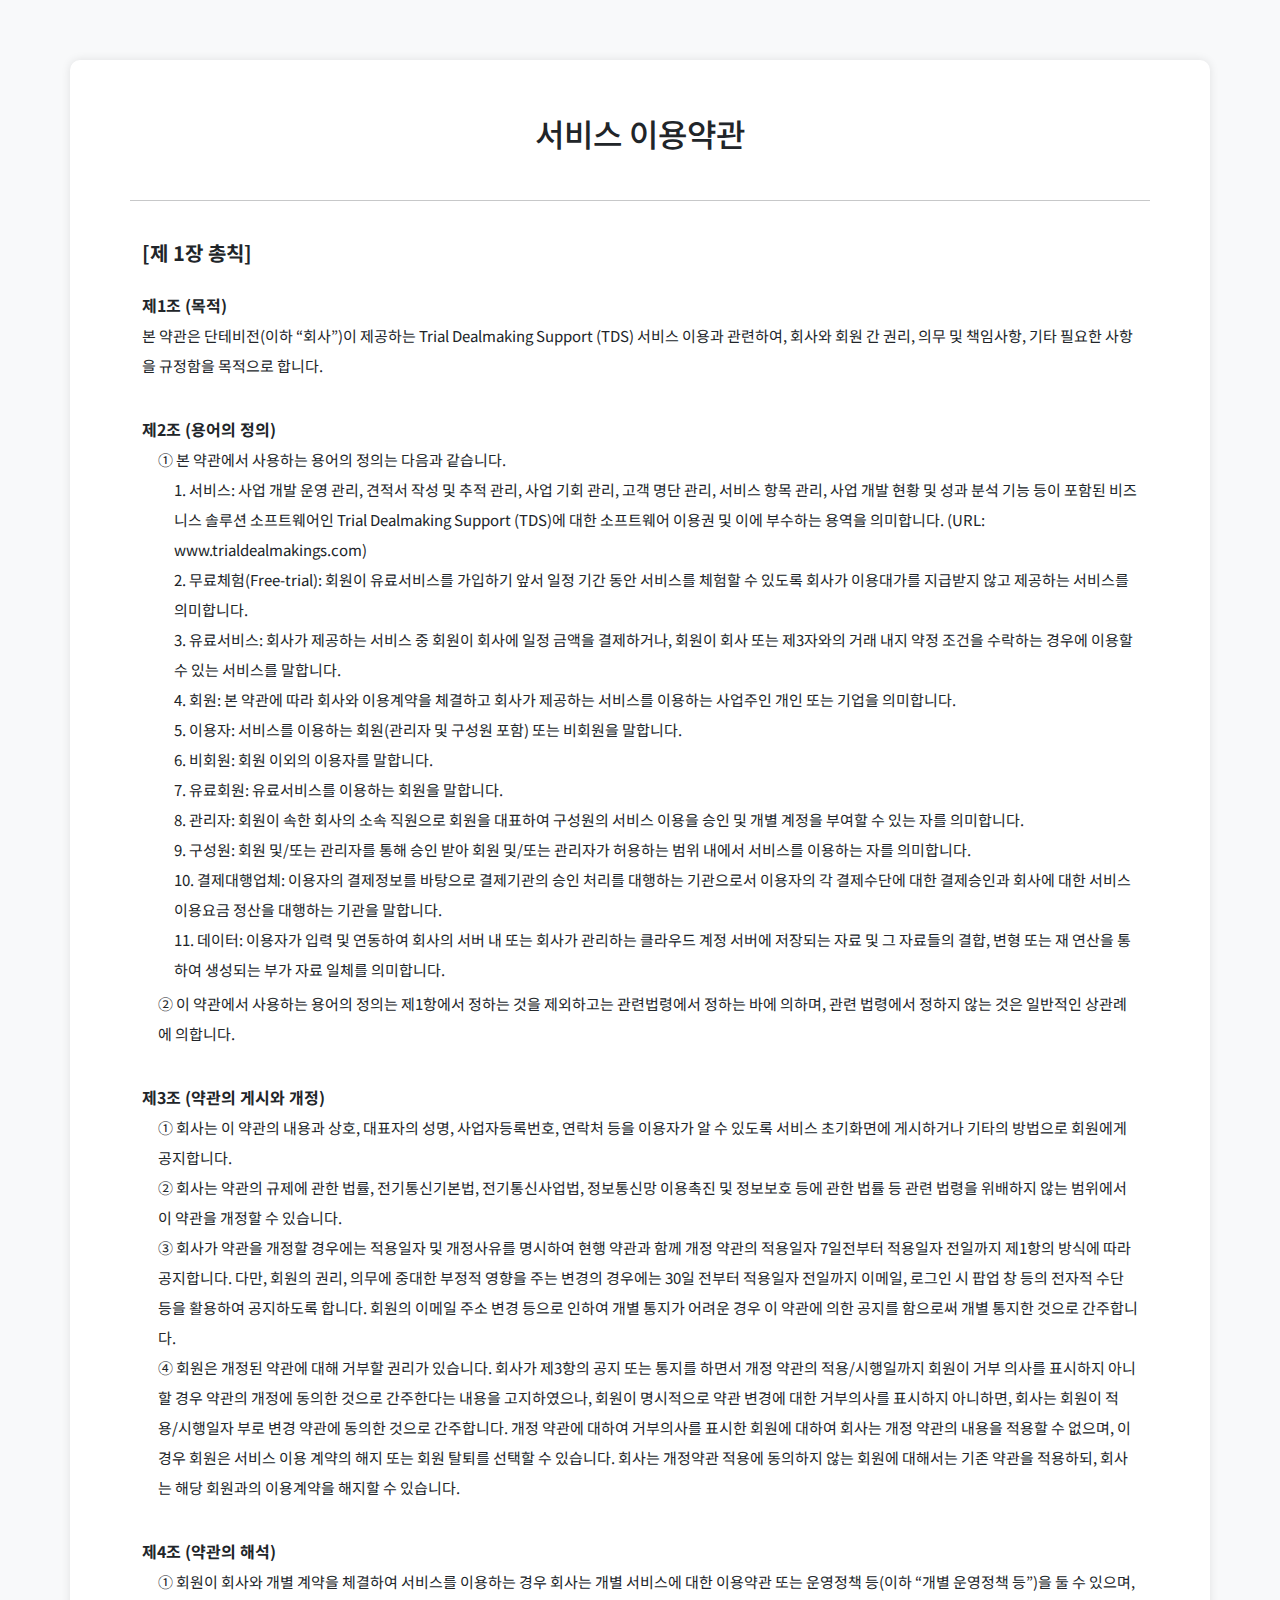
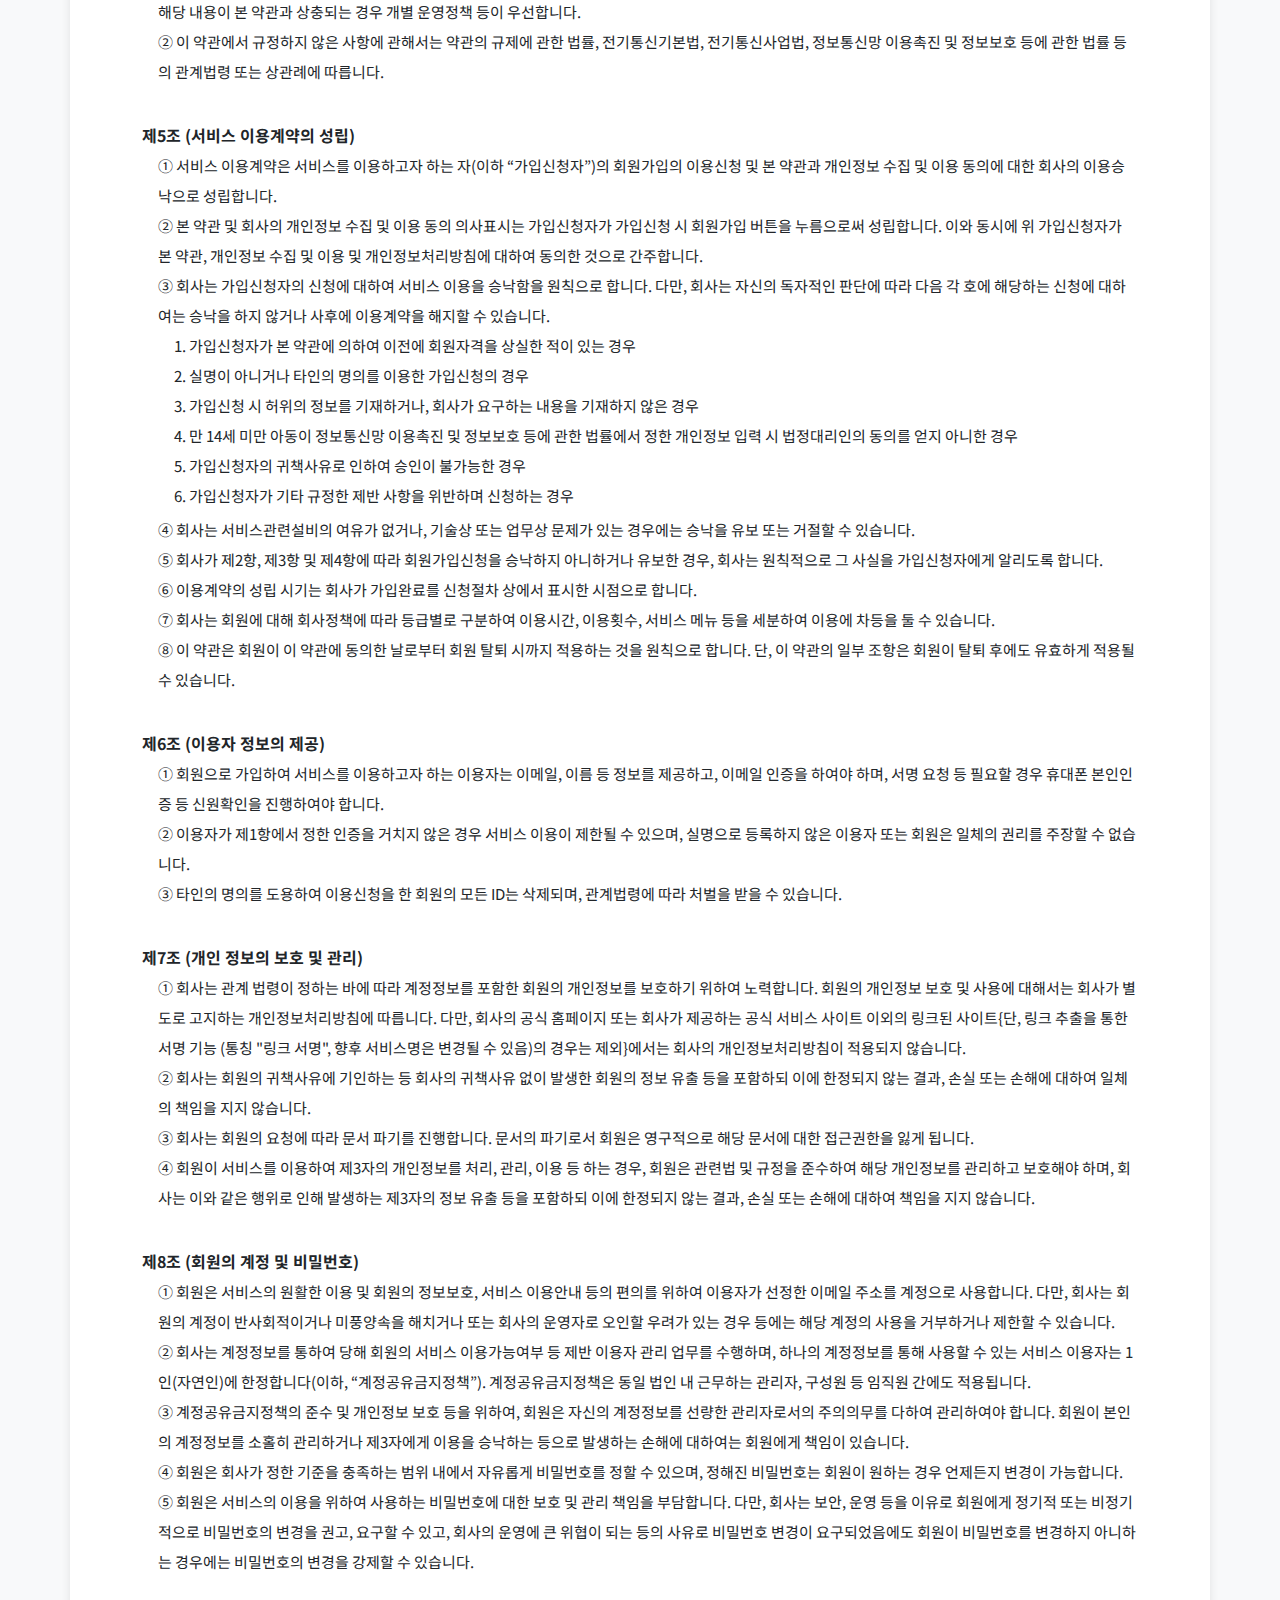
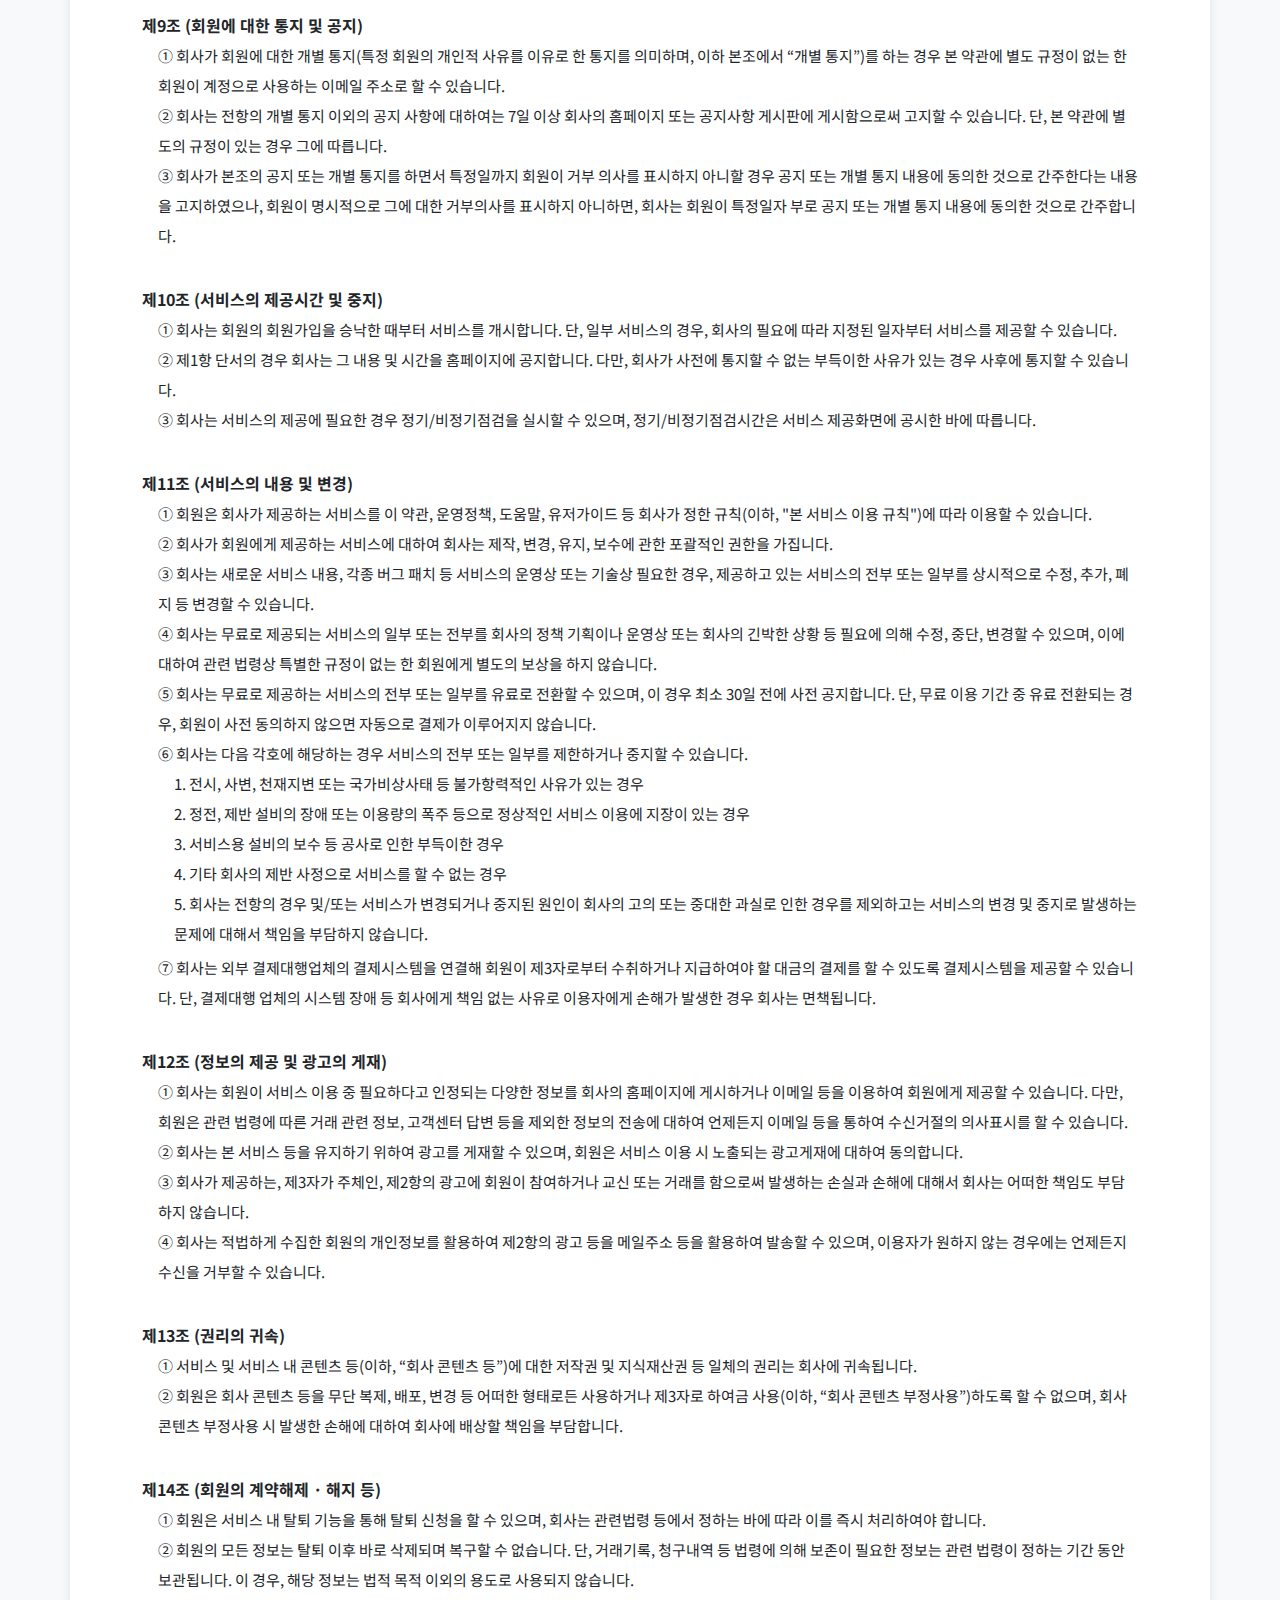
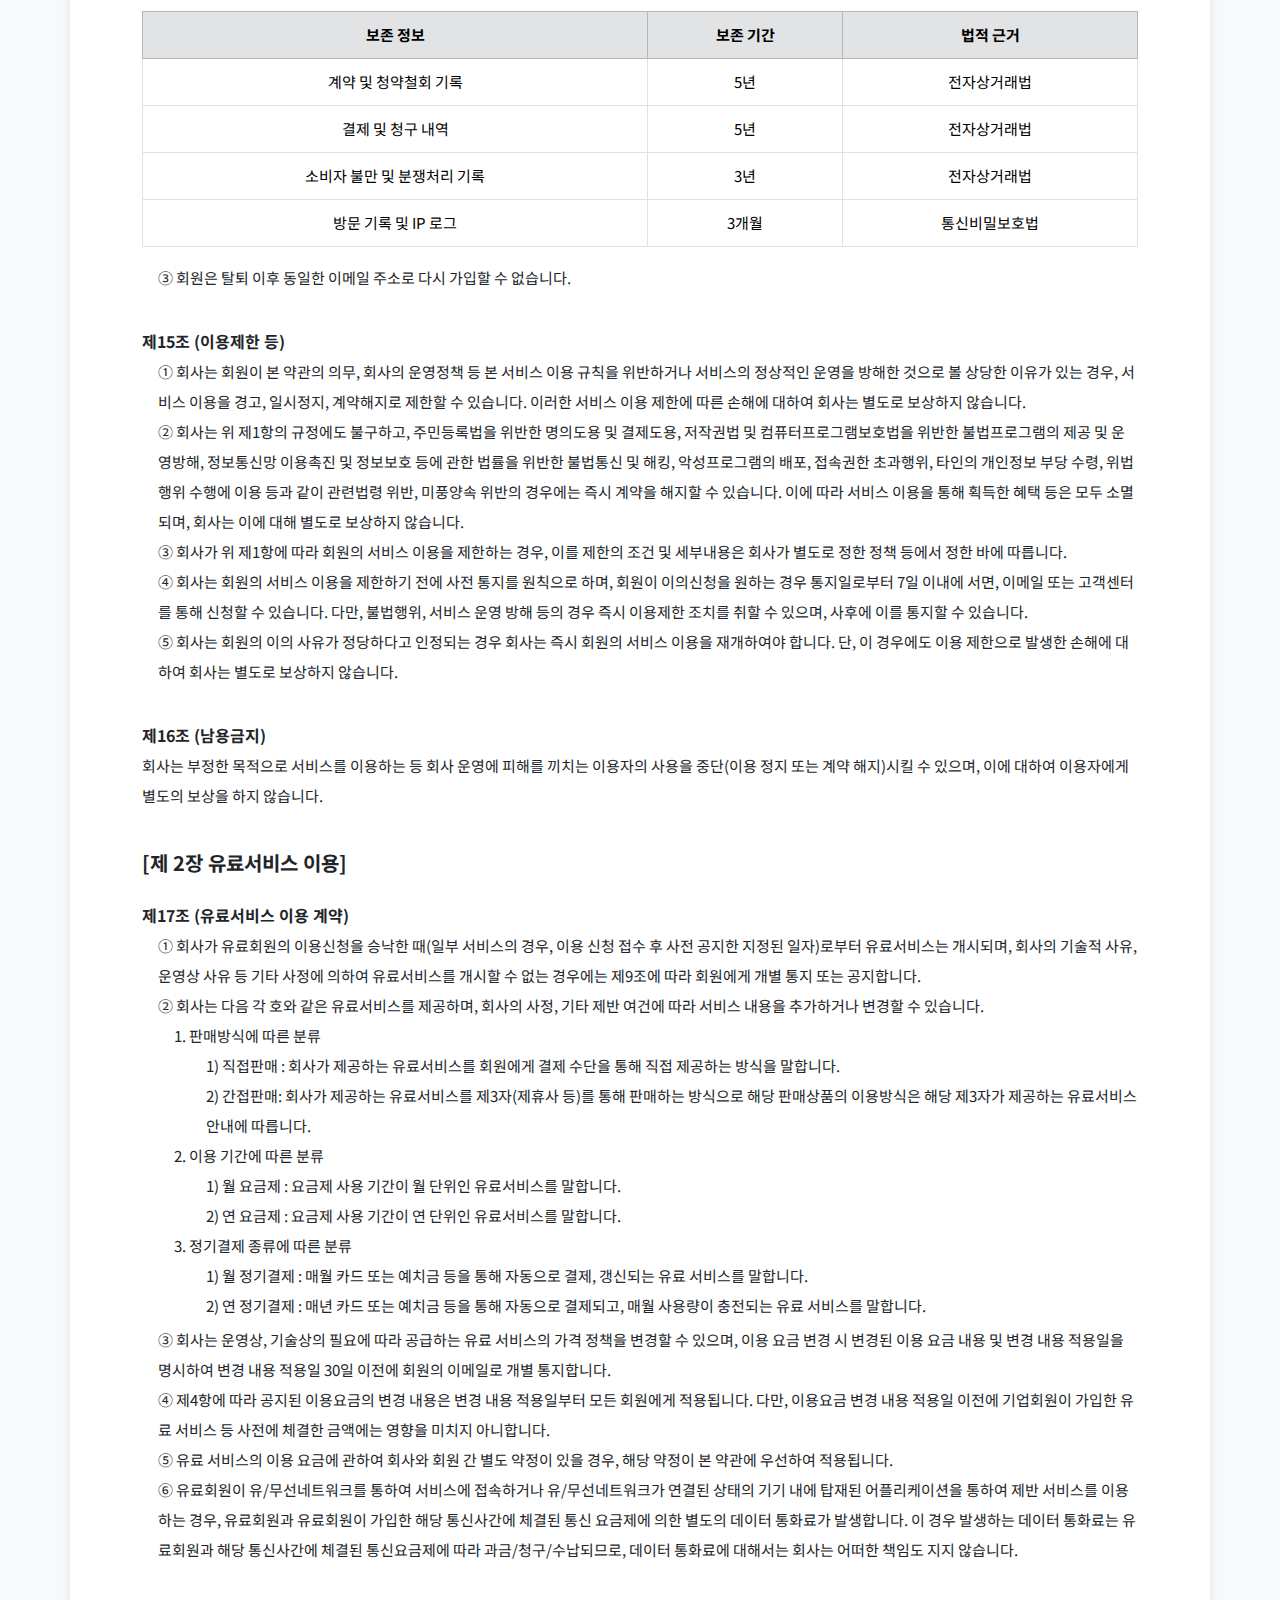
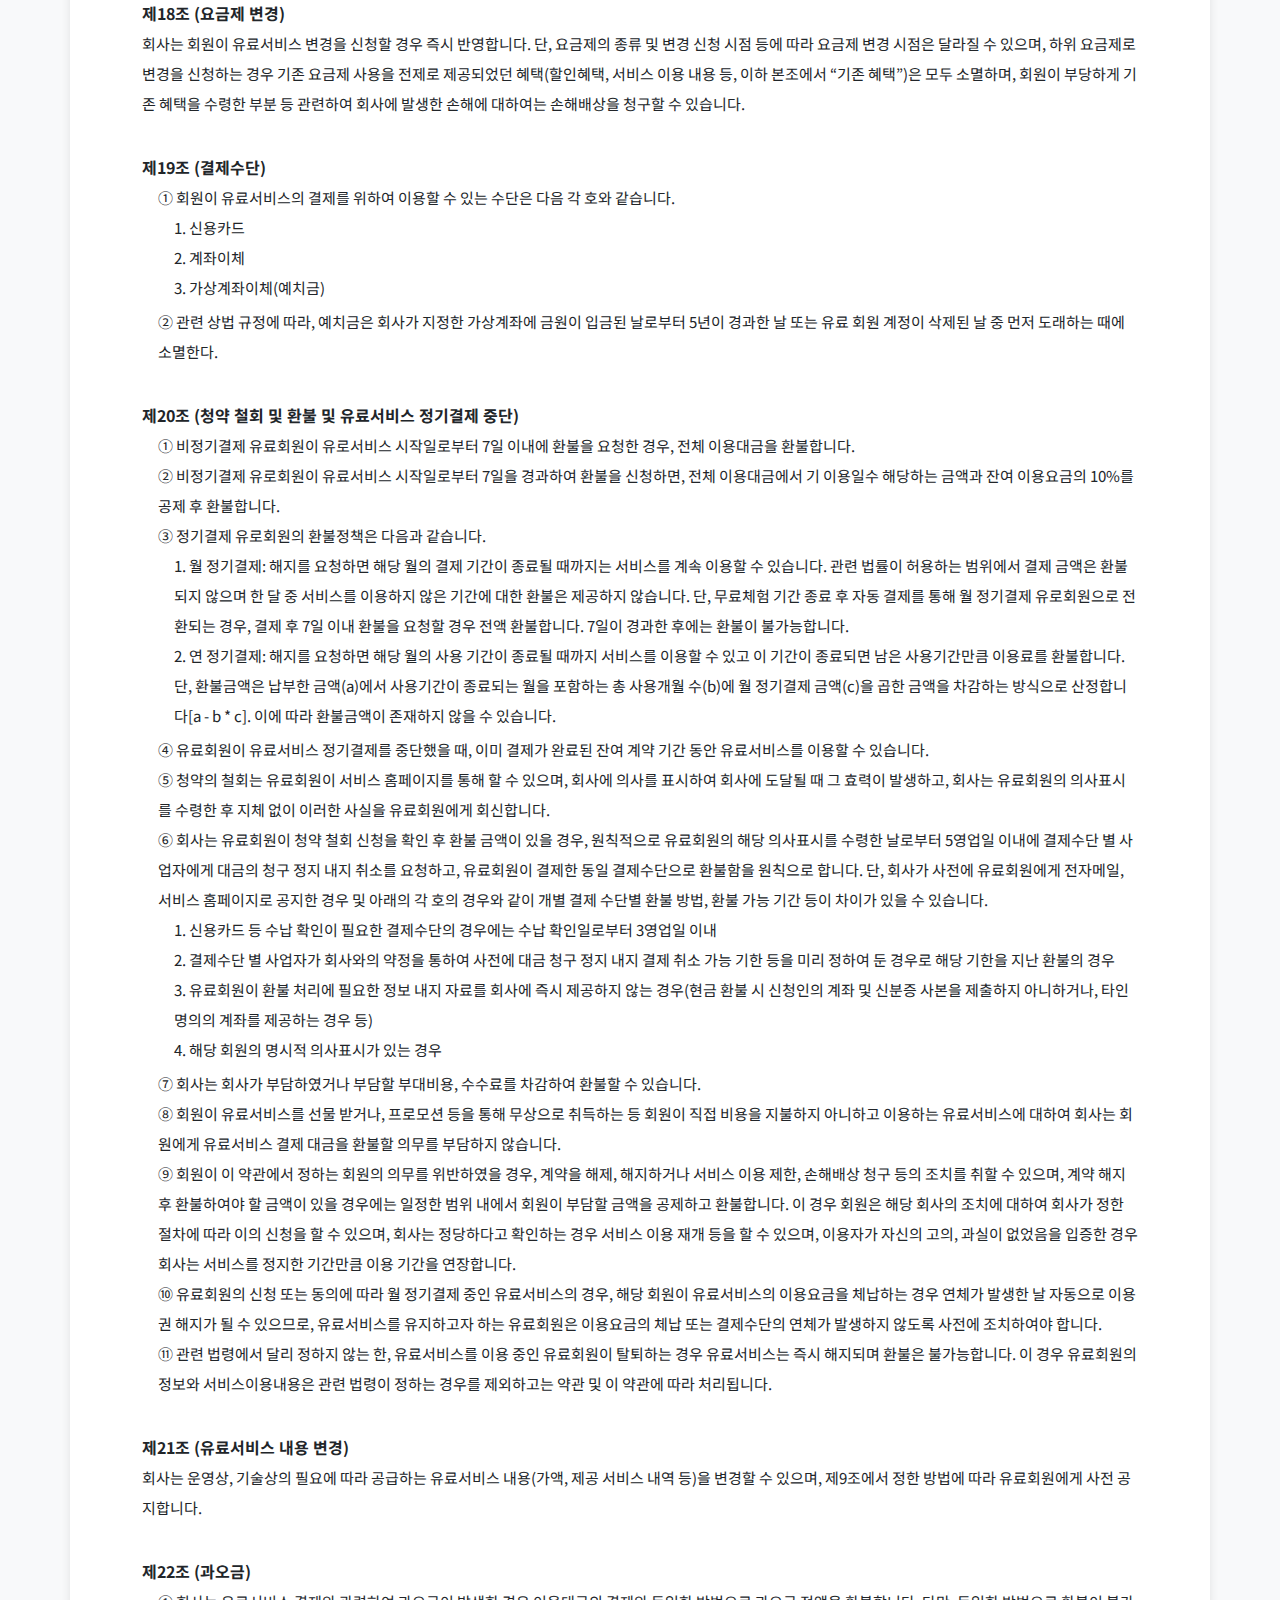
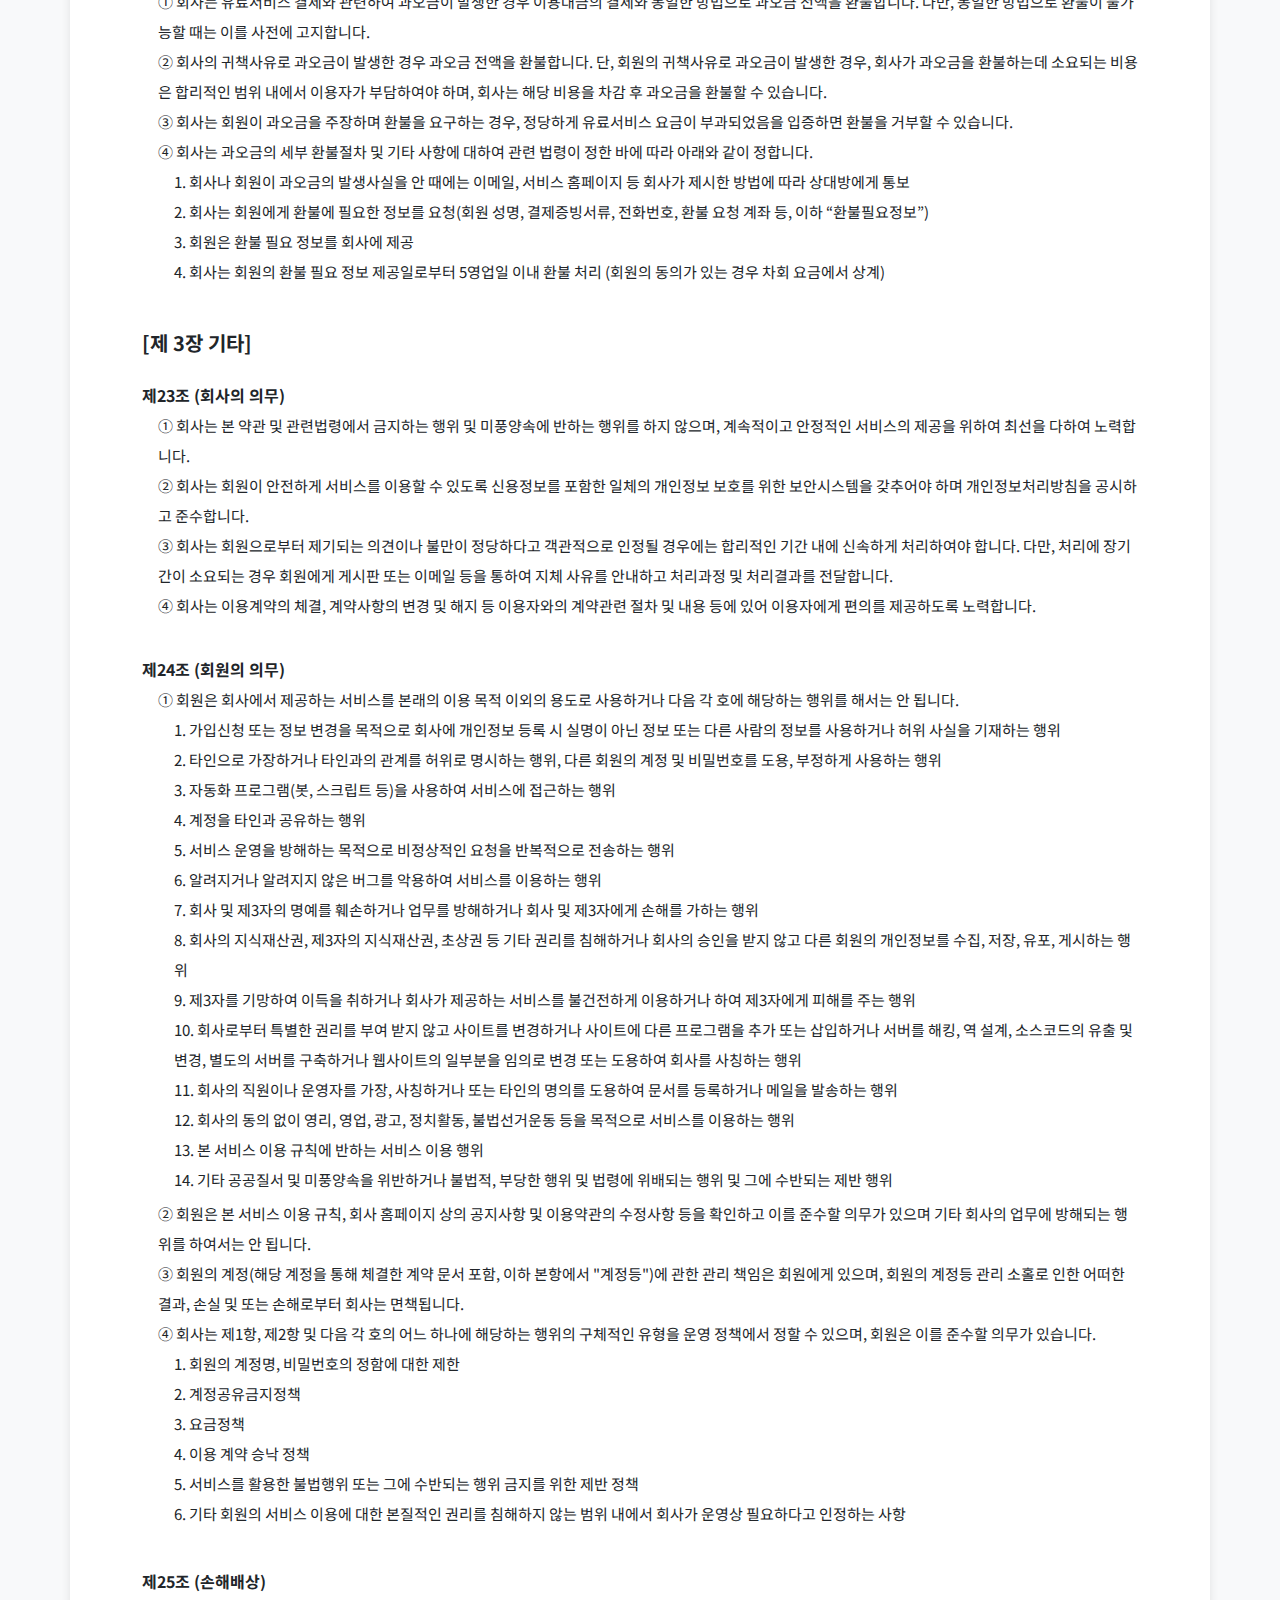
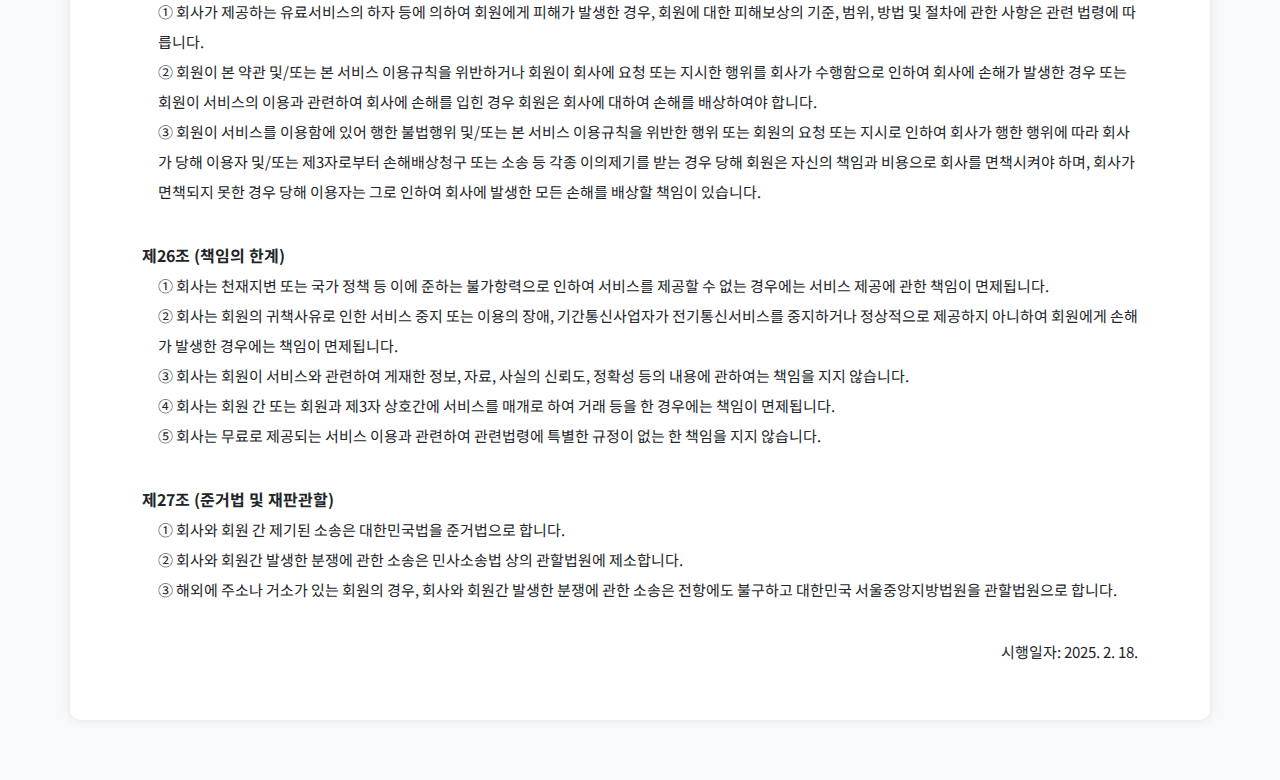
<file: terms-of-use.html>
<!DOCTYPE html>
<html lang="en">
<head>
    <meta charset="UTF-8">
    <meta name="viewport" content="width=device-width, initial-scale=1.0">
    <title>서비스 이용약관</title>
    <link href="https://cdn.jsdelivr.net/npm/bootstrap@5.3.3/dist/css/bootstrap.min.css" rel="stylesheet" integrity="sha384-QWTKZyjpPEjISv5WaRU9OFeRpok6YctnYmDr5pNlyT2bRjXh0JMhjY6hW+ALEwIH" crossorigin="anonymous">
    
    <!-- font-family -->
    <link rel="preconnect" href="https://fonts.googleapis.com">
    <link rel="preconnect" href="https://fonts.gstatic.com" crossorigin>
    <link href="https://fonts.googleapis.com/css2?family=Noto+Sans+KR&display=swap" rel="stylesheet">
    
        <style>
            body {
                font-family: "Noto Sans KR", serif;
                font-size: 15px;
            }
            section {
                line-height: 2;
            }
            ol {
                list-style-position: inside;
            }
            .content-container {
                background-color: #f8f9fa;
                padding: 4em 0;
            }
            .policy-container {
                background-color: white;
                padding: 2.5em 4em;
                border-radius: 10px;
                box-shadow: 0 0 10px rgba(0, 0, 0, 0.1);
            }
            .icon {
                font-size: 30px;
                color: #007bff;
            }
            .p-font {
                font-size: 14px;
            }

        </style>

</head>
<body>
    <div class="container-fluid content-container">
        <div class="container policy-container">
            <h2 class="text-center mt-3 mb-5">서비스 이용약관</h2>
            <hr>

            <!-- 1조 -->
            <section class="container py-3">
                <p class="fw-bold fs-5">[제 1장 총칙]</p>
                <div class="fw-bold fs-6">
                    제1조 (목적)
                </div>
                <div>
                    본 약관은 단테비전(이하 “회사”)이 제공하는 Trial Dealmaking Support (TDS) 서비스 이용과 관련하여, 회사와 회원 간 권리, 의무 및 책임사항, 기타 필요한 사항을 규정함을 목적으로 합니다.
                </div>
            </section>
            
            <!-- 2조 -->
            <section class="container py-3">
                <div class="fw-bold fs-6">
                    제2조 (용어의 정의)
                </div>
                <div class="ms-3">
                    ① 본 약관에서 사용하는 용어의 정의는 다음과 같습니다.
                </div>
                <ol class="mb-1">
                    <li>
                        서비스: 사업 개발 운영 관리, 견적서 작성 및 추적 관리, 사업 기회 관리, 고객 명단 관리, 서비스 항목 관리, 사업 개발 현황 및 성과 분석 기능 등이 포함된 비즈니스 솔루션 소프트웨어인 Trial Dealmaking Support (TDS)에 대한 소프트웨어 이용권 및 이에 부수하는 용역을 의미합니다. (URL: www.trialdealmakings.com)
                    </li>
                    <li>
                        무료체험(Free-trial): 회원이 유료서비스를 가입하기 앞서 일정 기간 동안 서비스를 체험할 수 있도록 회사가 이용대가를 지급받지 않고 제공하는 서비스를 의미합니다.
                    </li>
                    <li>
                        유료서비스: 회사가 제공하는 서비스 중 회원이 회사에 일정 금액을 결제하거나, 회원이 회사 또는 제3자와의 거래 내지 약정 조건을 수락하는 경우에 이용할 수 있는 서비스를 말합니다.
                    </li>
                    <li>
                        회원: 본 약관에 따라 회사와 이용계약을 체결하고 회사가 제공하는 서비스를 이용하는 사업주인 개인 또는 기업을 의미합니다.
                    </li>
                    <li>
                        이용자: 서비스를 이용하는 회원(관리자 및 구성원 포함) 또는 비회원을 말합니다.
                    </li>
                    <li>
                        비회원: 회원 이외의 이용자를 말합니다.
                    </li>
                    <li>
                        유료회원: 유료서비스를 이용하는 회원을 말합니다.
                    </li>
                    <li>
                        관리자: 회원이 속한 회사의 소속 직원으로 회원을 대표하여 구성원의 서비스 이용을 승인 및 개별 계정을 부여할 수 있는 자를 의미합니다.
                    </li>
                    <li>
                        구성원: 회원 및/또는 관리자를 통해 승인 받아 회원 및/또는 관리자가 허용하는 범위 내에서 서비스를 이용하는 자를 의미합니다.
                    </li>
                    <li>
                        결제대행업체: 이용자의 결제정보를 바탕으로 결제기관의 승인 처리를 대행하는 기관으로서 이용자의 각 결제수단에 대한 결제승인과 회사에 대한 서비스 이용요금 정산을 대행하는 기관을 말합니다.
                    </li>
                    <li>
                        데이터: 이용자가 입력 및 연동하여 회사의 서버 내 또는 회사가 관리하는 클라우드 계정 서버에 저장되는 자료 및 그 자료들의 결합, 변형 또는 재 연산을 통하여 생성되는 부가 자료 일체를 의미합니다.
                    </li>
                </ol>
                <div class="ms-3">
                    ②	이 약관에서 사용하는 용어의 정의는 제1항에서 정하는 것을 제외하고는 관련법령에서 정하는 바에 의하며, 관련 법령에서 정하지 않는 것은 일반적인 상관례에 의합니다.
                </div>
            </section>

            <!-- 3조 -->
            <section class="container py-3">
                <div class="fw-bold fs-6">
                    제3조 (약관의 게시와 개정)
                </div>
                <div class="ms-3">
                    ①	회사는 이 약관의 내용과 상호, 대표자의 성명, 사업자등록번호, 연락처 등을 이용자가 알 수 있도록 서비스 초기화면에 게시하거나 기타의 방법으로 회원에게 공지합니다.
                </div> 
                <div class="ms-3">
                    ②	회사는 약관의 규제에 관한 법률, 전기통신기본법, 전기통신사업법, 정보통신망 이용촉진 및 정보보호 등에 관한 법률 등 관련 법령을 위배하지 않는 범위에서 이 약관을 개정할 수 있습니다.
                </div>
                <div class="ms-3">
                    ③	회사가 약관을 개정할 경우에는 적용일자 및 개정사유를 명시하여 현행 약관과 함께 개정 약관의 적용일자 7일전부터 적용일자 전일까지 제1항의 방식에 따라 공지합니다. 다만, 회원의 권리, 의무에 중대한 부정적 영향을 주는 변경의 경우에는 30일 전부터 적용일자 전일까지 이메일, 로그인 시 팝업 창 등의 전자적 수단 등을 활용하여 공지하도록 합니다. 회원의 이메일 주소 변경 등으로 인하여 개별 통지가 어려운 경우 이 약관에 의한 공지를 함으로써 개별 통지한 것으로 간주합니다.
                </div>
                <div class="ms-3">
                    ④	회원은 개정된 약관에 대해 거부할 권리가 있습니다. 회사가 제3항의 공지 또는 통지를 하면서 개정 약관의 적용/시행일까지 회원이 거부 의사를 표시하지 아니할 경우 약관의 개정에 동의한 것으로 간주한다는 내용을 고지하였으나, 회원이 명시적으로 약관 변경에 대한 거부의사를 표시하지 아니하면, 회사는 회원이 적용/시행일자 부로 변경 약관에 동의한 것으로 간주합니다. 개정 약관에 대하여 거부의사를 표시한 회원에 대하여 회사는 개정 약관의 내용을 적용할 수 없으며, 이 경우 회원은 서비스 이용 계약의 해지 또는 회원 탈퇴를 선택할 수 있습니다. 회사는 개정약관 적용에 동의하지 않는 회원에 대해서는 기존 약관을 적용하되, 회사는 해당 회원과의 이용계약을 해지할 수 있습니다.
                </div>
            </section>

            <!-- 4조 -->
            <section class="container py-3">
                <div class="fw-bold fs-6">
                    제4조 (약관의 해석)
                </div>
                <div class="ms-3">
                    ①	회원이 회사와 개별 계약을 체결하여 서비스를 이용하는 경우 회사는 개별 서비스에 대한 이용약관 또는 운영정책 등(이하 “개별 운영정책 등”)을 둘 수 있으며, 해당 내용이 본 약관과 상충되는 경우 개별 운영정책 등이 우선합니다.
                </div> 
                <div class="ms-3">
                    ②	이 약관에서 규정하지 않은 사항에 관해서는 약관의 규제에 관한 법률, 전기통신기본법, 전기통신사업법, 정보통신망 이용촉진 및 정보보호 등에 관한 법률 등의 관계법령 또는 상관례에 따릅니다.
                </div>
            </section>

            <!-- 5조 -->
            <section class="container py-3">
                <div class="fw-bold fs-6">
                    제5조 (서비스 이용계약의 성립)
                </div>
                <div class="ms-3">
                    ①	서비스 이용계약은 서비스를 이용하고자 하는 자(이하 “가입신청자”)의 회원가입의 이용신청 및 본 약관과 개인정보 수집 및 이용 동의에 대한 회사의 이용승낙으로 성립합니다.
                </div> 
                <div class="ms-3">
                    ②	본 약관 및 회사의 개인정보 수집 및 이용 동의 의사표시는 가입신청자가 가입신청 시 회원가입 버튼을 누름으로써 성립합니다. 이와 동시에 위 가입신청자가 본 약관, 개인정보 수집 및 이용 및 개인정보처리방침에 대하여 동의한 것으로 간주합니다.
                </div>
                <div class="ms-3">
                    ③	회사는 가입신청자의 신청에 대하여 서비스 이용을 승낙함을 원칙으로 합니다. 다만, 회사는 자신의 독자적인 판단에 따라 다음 각 호에 해당하는 신청에 대하여는 승낙을 하지 않거나 사후에 이용계약을 해지할 수 있습니다.
                </div>
                <ol class="mb-1">
                    <li>
                        가입신청자가 본 약관에 의하여 이전에 회원자격을 상실한 적이 있는 경우
                    </li>
                    <li>
                        실명이 아니거나 타인의 명의를 이용한 가입신청의 경우
                    </li>
                    <li>
                        가입신청 시 허위의 정보를 기재하거나, 회사가 요구하는 내용을 기재하지 않은 경우
                    </li>
                    <li>
                        만 14세 미만 아동이 정보통신망 이용촉진 및 정보보호 등에 관한 법률에서 정한 개인정보 입력 시 법정대리인의 동의를 얻지 아니한 경우
                    </li>
                    <li>
                        가입신청자의 귀책사유로 인하여 승인이 불가능한 경우
                    </li>
                    <li>
                        가입신청자가 기타 규정한 제반 사항을 위반하며 신청하는 경우
                    </li>
                </ol>
                <div class="ms-3">
                    ④	회사는 서비스관련설비의 여유가 없거나, 기술상 또는 업무상 문제가 있는 경우에는 승낙을 유보 또는 거절할 수 있습니다.
                </div>
                <div class="ms-3">
                    ⑤	회사가 제2항, 제3항 및 제4항에 따라 회원가입신청을 승낙하지 아니하거나 유보한 경우, 회사는 원칙적으로 그 사실을 가입신청자에게 알리도록 합니다.
                </div> 
                <div class="ms-3">
                    ⑥	이용계약의 성립 시기는 회사가 가입완료를 신청절차 상에서 표시한 시점으로 합니다.
                </div> 
                <div class="ms-3">
                    ⑦	회사는 회원에 대해 회사정책에 따라 등급별로 구분하여 이용시간, 이용횟수, 서비스 메뉴 등을 세분하여 이용에 차등을 둘 수 있습니다.
                </div>                 
                <div class="ms-3">
                    ⑧	이 약관은 회원이 이 약관에 동의한 날로부터 회원 탈퇴 시까지 적용하는 것을 원칙으로 합니다. 단, 이 약관의 일부 조항은 회원이 탈퇴 후에도 유효하게 적용될 수 있습니다.
                </div>                 
            </section>

            <!-- 6조 -->
            <section class="container py-3">
                <div class="fw-bold fs-6">
                    제6조 (이용자 정보의 제공)
                </div>
                <div class="ms-3">
                    ①	회원으로 가입하여 서비스를 이용하고자 하는 이용자는 이메일, 이름 등 정보를 제공하고, 이메일 인증을 하여야 하며, 서명 요청 등 필요할 경우 휴대폰 본인인증 등 신원확인을 진행하여야 합니다.
                </div> 
                <div class="ms-3">
                    ②	이용자가 제1항에서 정한 인증을 거치지 않은 경우 서비스 이용이 제한될 수 있으며, 실명으로 등록하지 않은 이용자 또는 회원은 일체의 권리를 주장할 수 없습니다.
                </div>
                <div class="ms-3">
                    ③	타인의 명의를 도용하여 이용신청을 한 회원의 모든 ID는 삭제되며, 관계법령에 따라 처벌을 받을 수 있습니다.
                </div>
            </section>

            <!-- 7조 -->
            <section class="container py-3">
                <div class="fw-bold fs-6">
                    제7조 (개인 정보의 보호 및 관리)
                </div>
                <div class="ms-3">
                    ①	회사는 관계 법령이 정하는 바에 따라 계정정보를 포함한 회원의 개인정보를 보호하기 위하여 노력합니다. 회원의 개인정보 보호 및 사용에 대해서는 회사가 별도로 고지하는 개인정보처리방침에 따릅니다. 다만, 회사의 공식 홈페이지 또는 회사가 제공하는 공식 서비스 사이트 이외의 링크된 사이트{단, 링크 추출을 통한 서명 기능 (통칭 "링크 서명", 향후 서비스명은 변경될 수 있음)의 경우는 제외}에서는 회사의 개인정보처리방침이 적용되지 않습니다.
                </div> 
                <div class="ms-3">
                    ②	회사는 회원의 귀책사유에 기인하는 등 회사의 귀책사유 없이 발생한 회원의 정보 유출 등을 포함하되 이에 한정되지 않는 결과, 손실 또는 손해에 대하여 일체의 책임을 지지 않습니다.
                </div>
                <div class="ms-3">
                    ③	회사는 회원의 요청에 따라 문서 파기를 진행합니다. 문서의 파기로서 회원은 영구적으로 해당 문서에 대한 접근권한을 잃게 됩니다.
                </div>
                <div class="ms-3">
                    ④	회원이 서비스를 이용하여 제3자의 개인정보를 처리, 관리, 이용 등 하는 경우, 회원은 관련법 및 규정을 준수하여 해당 개인정보를 관리하고 보호해야 하며, 회사는 이와 같은 행위로 인해 발생하는 제3자의 정보 유출 등을 포함하되 이에 한정되지 않는 결과, 손실 또는 손해에 대하여 책임을 지지 않습니다. 
                </div>
            </section>

            <!-- 8조 -->
            <section class="container py-3">
                <div class="fw-bold fs-6">
                    제8조 (회원의 계정 및 비밀번호)
                </div>
                <div class="ms-3">
                    ①	회원은 서비스의 원활한 이용 및 회원의 정보보호, 서비스 이용안내 등의 편의를 위하여 이용자가 선정한 이메일 주소를 계정으로 사용합니다. 다만, 회사는 회원의 계정이 반사회적이거나 미풍양속을 해치거나 또는 회사의 운영자로 오인할 우려가 있는 경우 등에는 해당 계정의 사용을 거부하거나 제한할 수 있습니다.
                </div> 
                <div class="ms-3">
                    ②	회사는 계정정보를 통하여 당해 회원의 서비스 이용가능여부 등 제반 이용자 관리 업무를 수행하며, 하나의 계정정보를 통해 사용할 수 있는 서비스 이용자는 1인(자연인)에 한정합니다(이하, “계정공유금지정책”).  계정공유금지정책은 동일 법인 내 근무하는 관리자, 구성원 등 임직원 간에도 적용됩니다.
                </div>
                <div class="ms-3">
                    ③	계정공유금지정책의 준수 및 개인정보 보호 등을 위하여, 회원은 자신의 계정정보를 선량한 관리자로서의 주의의무를 다하여 관리하여야 합니다. 회원이 본인의 계정정보를 소홀히 관리하거나 제3자에게 이용을 승낙하는 등으로 발생하는 손해에 대하여는 회원에게 책임이 있습니다.
                </div>
                <div class="ms-3">
                    ④	회원은 회사가 정한 기준을 충족하는 범위 내에서 자유롭게 비밀번호를 정할 수 있으며, 정해진 비밀번호는 회원이 원하는 경우 언제든지 변경이 가능합니다.
                </div>
                <div class="ms-3">
                    ⑤	회원은 서비스의 이용을 위하여 사용하는 비밀번호에 대한 보호 및 관리 책임을 부담합니다. 다만, 회사는 보안, 운영 등을 이유로 회원에게 정기적 또는 비정기적으로 비밀번호의 변경을 권고, 요구할 수 있고, 회사의 운영에 큰 위협이 되는 등의 사유로 비밀번호 변경이 요구되었음에도 회원이 비밀번호를 변경하지 아니하는 경우에는 비밀번호의 변경을 강제할 수 있습니다.
                </div>
            </section>

            <!-- 9조 -->
            <section class="container py-3">
                <div class="fw-bold fs-6">
                    제9조 (회원에 대한 통지 및 공지)
                </div>
                <div class="ms-3">
                    ①	회사가 회원에 대한 개별 통지(특정 회원의 개인적 사유를 이유로 한 통지를 의미하며, 이하 본조에서 “개별 통지”)를 하는 경우 본 약관에 별도 규정이 없는 한 회원이 계정으로 사용하는 이메일 주소로 할 수 있습니다.
                </div> 
                <div class="ms-3">
                    ②	회사는 전항의 개별 통지 이외의 공지 사항에 대하여는 7일 이상 회사의 홈페이지 또는 공지사항 게시판에 게시함으로써 고지할 수 있습니다. 단, 본 약관에 별도의 규정이 있는 경우 그에 따릅니다.
                </div>
                <div class="ms-3">
                    ③	회사가 본조의 공지 또는 개별 통지를 하면서 특정일까지 회원이 거부 의사를 표시하지 아니할 경우 공지 또는 개별 통지 내용에 동의한 것으로 간주한다는 내용을 고지하였으나, 회원이 명시적으로 그에 대한 거부의사를 표시하지 아니하면, 회사는 회원이 특정일자 부로 공지 또는 개별 통지 내용에 동의한 것으로 간주합니다.
                </div>
            </section>

            <!-- 10조 -->
            <section class="container py-3">
                <div class="fw-bold fs-6">
                    제10조 (서비스의 제공시간 및 중지)
                </div>
                <div class="ms-3">
                    ①	회사는 회원의 회원가입을 승낙한 때부터 서비스를 개시합니다. 단, 일부 서비스의 경우, 회사의 필요에 따라 지정된 일자부터 서비스를 제공할 수 있습니다.
                </div> 
                <div class="ms-3">
                    ②	제1항 단서의 경우 회사는 그 내용 및 시간을 홈페이지에 공지합니다. 다만, 회사가 사전에 통지할 수 없는 부득이한 사유가 있는 경우 사후에 통지할 수 있습니다.
                </div>
                <div class="ms-3">
                    ③	회사는 서비스의 제공에 필요한 경우 정기/비정기점검을 실시할 수 있으며, 정기/비정기점검시간은 서비스 제공화면에 공시한 바에 따릅니다.
                </div>
            </section>

            <!-- 11조 -->
            <section class="container py-3">
                <div class="fw-bold fs-6">
                    제11조 (서비스의 내용 및 변경)
                </div>
                <div class="ms-3">
                    ①	회원은 회사가 제공하는 서비스를 이 약관, 운영정책, 도움말, 유저가이드 등 회사가 정한 규칙(이하, "본 서비스 이용 규칙")에 따라 이용할 수 있습니다.
                </div> 
                <div class="ms-3">
                    ②	회사가 회원에게 제공하는 서비스에 대하여 회사는 제작, 변경, 유지, 보수에 관한 포괄적인 권한을 가집니다.
                </div>
                <div class="ms-3">
                    ③	회사는 새로운 서비스 내용, 각종 버그 패치 등 서비스의 운영상 또는 기술상 필요한 경우, 제공하고 있는 서비스의 전부 또는 일부를 상시적으로 수정, 추가, 폐지 등 변경할 수 있습니다.
                </div>
                <div class="ms-3">
                    ④	회사는 무료로 제공되는 서비스의 일부 또는 전부를 회사의 정책 기획이나 운영상 또는 회사의 긴박한 상황 등 필요에 의해 수정, 중단, 변경할 수 있으며, 이에 대하여 관련 법령상 특별한 규정이 없는 한 회원에게 별도의 보상을 하지 않습니다.
                </div>
                <div class="ms-3">
                    ⑤	회사는 무료로 제공하는 서비스의 전부 또는 일부를 유료로 전환할 수 있으며, 이 경우 최소 30일 전에 사전 공지합니다. 단, 무료 이용 기간 중 유료 전환되는 경우, 회원이 사전 동의하지 않으면 자동으로 결제가 이루어지지 않습니다.
                </div>
                <div class="ms-3">
                    ⑥	회사는 다음 각호에 해당하는 경우 서비스의 전부 또는 일부를 제한하거나 중지할 수 있습니다.
                </div>
                <ol class="mb-1">
                    <li>
                        전시, 사변, 천재지변 또는 국가비상사태 등 불가항력적인 사유가 있는 경우
                    </li>
                    <li>
                        정전, 제반 설비의 장애 또는 이용량의 폭주 등으로 정상적인 서비스 이용에 지장이 있는 경우
                    </li>
                    <li>
                    서비스용 설비의 보수 등 공사로 인한 부득이한 경우
                    </li>
                    <li>
                        기타 회사의 제반 사정으로 서비스를 할 수 없는 경우
                    </li>
                    <li>
                        회사는 전항의 경우 및/또는 서비스가 변경되거나 중지된 원인이 회사의 고의 또는 중대한 과실로 인한 경우를 제외하고는 서비스의 변경 및 중지로 발생하는 문제에 대해서 책임을 부담하지 않습니다.
                    </li>
                </ol>
                <div class="ms-3">
                    ⑦	회사는 외부 결제대행업체의 결제시스템을 연결해 회원이 제3자로부터 수취하거나 지급하여야 할 대금의 결제를 할 수 있도록 결제시스템을 제공할 수 있습니다. 단, 결제대행 업체의 시스템 장애 등 회사에게 책임 없는 사유로 이용자에게 손해가 발생한 경우 회사는 면책됩니다.
                </div>
            </section>

            <!-- 12조 -->
            <section class="container py-3">
                <div class="fw-bold fs-6">
                    제12조 (정보의 제공 및 광고의 게재)
                </div>
                <div class="ms-3">
                    ①	회사는 회원이 서비스 이용 중 필요하다고 인정되는 다양한 정보를 회사의 홈페이지에 게시하거나 이메일 등을 이용하여 회원에게 제공할 수 있습니다. 다만, 회원은 관련 법령에 따른 거래 관련 정보, 고객센터 답변 등을 제외한 정보의 전송에 대하여 언제든지 이메일 등을 통하여 수신거절의 의사표시를 할 수 있습니다.
                </div> 
                <div class="ms-3">
                    ②	회사는 본 서비스 등을 유지하기 위하여 광고를 게재할 수 있으며, 회원은 서비스 이용 시 노출되는 광고게재에 대하여 동의합니다.
                </div>
                <div class="ms-3">
                    ③	회사가 제공하는, 제3자가 주체인, 제2항의 광고에 회원이 참여하거나 교신 또는 거래를 함으로써 발생하는 손실과 손해에 대해서 회사는 어떠한 책임도 부담하지 않습니다.
                </div>
                <div class="ms-3">
                    ④	회사는 적법하게 수집한 회원의 개인정보를 활용하여 제2항의 광고 등을 메일주소 등을 활용하여 발송할 수 있으며, 이용자가 원하지 않는 경우에는 언제든지 수신을 거부할 수 있습니다.
                </div>
            </section>

            <!-- 13조 -->
            <section class="container py-3">
                <div class="fw-bold fs-6">
                    제13조 (권리의 귀속)
                </div>
                <div class="ms-3">
                    ①	서비스 및 서비스 내 콘텐츠 등(이하, “회사 콘텐츠 등”)에 대한 저작권 및 지식재산권 등 일체의 권리는 회사에 귀속됩니다.
                </div> 
                <div class="ms-3">
                    ②	회원은 회사 콘텐츠 등을 무단 복제, 배포, 변경 등 어떠한 형태로든 사용하거나 제3자로 하여금 사용(이하, “회사 콘텐츠 부정사용”)하도록 할 수 없으며, 회사 콘텐츠 부정사용 시 발생한 손해에 대하여 회사에 배상할 책임을 부담합니다.
                </div>
            </section>

            <!-- 14조 -->
            <section class="container py-3">
                <div class="fw-bold fs-6">
                    제14조 (회원의 계약해제 · 해지 등)
                </div>
                <div class="ms-3">
                    ①	회원은 서비스 내 탈퇴 기능을 통해 탈퇴 신청을 할 수 있으며, 회사는 관련법령 등에서 정하는 바에 따라 이를 즉시 처리하여야 합니다.
                </div> 
                <div class="ms-3">
                    ②	회원의 모든 정보는 탈퇴 이후 바로 삭제되며 복구할 수 없습니다. 단, 거래기록, 청구내역 등 법령에 의해 보존이 필요한 정보는 관련 법령이 정하는 기간 동안 보관됩니다. 이 경우, 해당 정보는 법적 목적 이외의 용도로 사용되지 않습니다.
                </div>
                <table class="table table-bordered text-center align-middle my-3">
                    <thead class="table-secondary">
                        <tr>
                            <th scope="col">보존 정보</th>
                            <th scope="col">보존 기간</th>
                            <th scope="col">법적 근거</th>
                        </tr>
                    </thead>
                    <tbody>
                        <tr>
                            <td>계약 및 청약철회 기록</td>
                            <td>5년</td>
                            <td>전자상거래법</td>
                        </tr>
                        <tr>
                            <td>결제 및 청구 내역</td>
                            <td>5년</td>
                            <td>전자상거래법</td>
                        </tr>
                        <tr>
                            <td>소비자 불만 및 분쟁처리 기록</td>
                            <td>3년</td>
                            <td>전자상거래법</td>
                        </tr>
                        <tr>
                            <td>방문 기록 및 IP 로그</td>
                            <td>3개월</td>
                            <td>통신비밀보호법</td>
                        </tr>
                    </tbody>
                </table>
                <div class="ms-3">
                    ③	회원은 탈퇴 이후 동일한 이메일 주소로 다시 가입할 수 없습니다.
                </div>
            </section>

            <!-- 15조 -->
            <section class="container py-3">
                <div class="fw-bold fs-6">
                    제15조 (이용제한 등)
                </div>
                <div class="ms-3">
                    ①	회사는 회원이 본 약관의 의무, 회사의 운영정책 등 본 서비스 이용 규칙을 위반하거나 서비스의 정상적인 운영을 방해한 것으로 볼 상당한 이유가 있는 경우, 서비스 이용을 경고, 일시정지, 계약해지로 제한할 수 있습니다. 이러한 서비스 이용 제한에 따른 손해에 대하여 회사는 별도로 보상하지 않습니다.
                </div> 
                <div class="ms-3">
                    ②	회사는 위 제1항의 규정에도 불구하고, 주민등록법을 위반한 명의도용 및 결제도용, 저작권법 및 컴퓨터프로그램보호법을 위반한 불법프로그램의 제공 및 운영방해, 정보통신망 이용촉진 및 정보보호 등에 관한 법률을 위반한 불법통신 및 해킹, 악성프로그램의 배포, 접속권한 초과행위, 타인의 개인정보 부당 수령, 위법행위 수행에 이용 등과 같이 관련법령 위반, 미풍양속 위반의 경우에는 즉시 계약을 해지할 수 있습니다. 이에 따라 서비스 이용을 통해 획득한 혜택 등은 모두 소멸되며, 회사는 이에 대해 별도로 보상하지 않습니다.
                </div>
                <div class="ms-3">
                    ③	회사가 위 제1항에 따라 회원의 서비스 이용을 제한하는 경우, 이를 제한의 조건 및 세부내용은 회사가 별도로 정한 정책 등에서 정한 바에 따릅니다. 
                </div>
                <div class="ms-3">
                    ④	회사는 회원의 서비스 이용을 제한하기 전에 사전 통지를 원칙으로 하며, 회원이 이의신청을 원하는 경우 통지일로부터 7일 이내에 서면, 이메일 또는 고객센터를 통해 신청할 수 있습니다. 다만, 불법행위, 서비스 운영 방해 등의 경우 즉시 이용제한 조치를 취할 수 있으며, 사후에 이를 통지할 수 있습니다.
                </div>
                <div class="ms-3">
                    ⑤	회사는 회원의 이의 사유가 정당하다고 인정되는 경우 회사는 즉시 회원의 서비스 이용을 재개하여야 합니다. 단, 이 경우에도 이용 제한으로 발생한 손해에 대하여 회사는 별도로 보상하지 않습니다.
                </div>
            </section>

            <!-- 16조 -->
            <section class="container py-3">
                <div class="fw-bold fs-6">
                    제16조 (남용금지)
                </div>
                <div>
                    회사는 부정한 목적으로 서비스를 이용하는 등 회사 운영에 피해를 끼치는 이용자의 사용을 중단(이용 정지 또는 계약 해지)시킬 수 있으며, 이에 대하여 이용자에게 별도의 보상을 하지 않습니다.
                </div>
            </section>

            <!-- 17조 -->
            <section class="container py-3">
                <p class="fw-bold fs-5">[제 2장 유료서비스 이용]</p>
                <div class="fw-bold fs-6">
                    제17조 (유료서비스 이용 계약)
                </div>
                <div class="ms-3">
                    ①	회사가 유료회원의 이용신청을 승낙한 때(일부 서비스의 경우, 이용 신청 접수 후 사전 공지한 지정된 일자)로부터 유료서비스는 개시되며, 회사의 기술적 사유, 운영상 사유 등 기타 사정에 의하여 유료서비스를 개시할 수 없는 경우에는 제9조에 따라 회원에게 개별 통지 또는 공지합니다.
                </div> 
                <div class="ms-3">
                    ②	회사는 다음 각 호와 같은 유료서비스를 제공하며, 회사의 사정, 기타 제반 여건에 따라 서비스 내용을 추가하거나 변경할 수 있습니다.
                </div>
                    <ol class="mb-1">
                        <li>판매방식에 따른 분류
                            <ul>
                                1)	직접판매 : 회사가 제공하는 유료서비스를 회원에게 결제 수단을 통해 직접 제공하는 방식을 말합니다.
                            </ul>
                            <ul>
                                2)	간접판매: 회사가 제공하는 유료서비스를 제3자(제휴사 등)를 통해 판매하는 방식으로 해당 판매상품의 이용방식은 해당 제3자가 제공하는 유료서비스 안내에 따릅니다.
                            </ul>
                        </li>
                        <li>이용 기간에 따른 분류
                            <ul>
                                1)	월 요금제 : 요금제 사용 기간이 월 단위인 유료서비스를 말합니다.
                            </ul>
                            <ul>
                                2)	연 요금제 : 요금제 사용 기간이 연 단위인 유료서비스를 말합니다.
                            </ul>
                        </li>
                        <li>정기결제 종류에 따른 분류
                            <ul>
                                1)	월 정기결제 : 매월 카드 또는 예치금 등을 통해 자동으로 결제, 갱신되는 유료 서비스를 말합니다.
                            </ul>
                            <ul>
                                2)	연 정기결제 : 매년 카드 또는 예치금 등을 통해 자동으로 결제되고, 매월 사용량이 충전되는 유료 서비스를 말합니다.
                            </ul>
                        </li>
                    </ol>
                <div class="ms-3">
                    ③	회사는 운영상, 기술상의 필요에 따라 공급하는 유료 서비스의 가격 정책을 변경할 수 있으며, 이용 요금 변경 시 변경된 이용 요금 내용 및 변경 내용 적용일을 명시하여 변경 내용 적용일 30일 이전에 회원의 이메일로 개별 통지합니다.
                </div>
                <div class="ms-3">
                    ④	제4항에 따라 공지된 이용요금의 변경 내용은 변경 내용 적용일부터 모든 회원에게 적용됩니다. 다만, 이용요금 변경 내용 적용일 이전에 기업회원이 가입한 유료 서비스 등 사전에 체결한 금액에는 영향을 미치지 아니합니다.
                </div>
                <div class="ms-3">
                    ⑤	유료 서비스의 이용 요금에 관하여 회사와 회원 간 별도 약정이 있을 경우, 해당 약정이 본 약관에 우선하여 적용됩니다.
                </div>
                <div class="ms-3">
                    ⑥	유료회원이 유/무선네트워크를 통하여 서비스에 접속하거나 유/무선네트워크가 연결된 상태의 기기 내에 탑재된 어플리케이션을 통하여 제반 서비스를 이용하는 경우, 유료회원과 유료회원이 가입한 해당 통신사간에 체결된 통신 요금제에 의한 별도의 데이터 통화료가 발생합니다. 이 경우 발생하는 데이터 통화료는 유료회원과 해당 통신사간에 체결된 통신요금제에 따라 과금/청구/수납되므로, 데이터 통화료에 대해서는 회사는 어떠한 책임도 지지 않습니다.
                </div>
            </section>

            <!-- 18조 -->
            <section class="container py-3">
                <div class="fw-bold fs-6">
                    제18조 (요금제 변경)
                </div>
                <div>
                    회사는 회원이 유료서비스 변경을 신청할 경우 즉시 반영합니다. 단, 요금제의 종류 및 변경 신청 시점 등에 따라 요금제 변경 시점은 달라질 수 있으며, 하위 요금제로 변경을 신청하는 경우 기존 요금제 사용을 전제로 제공되었던 혜택(할인혜택, 서비스 이용 내용 등, 이하 본조에서 “기존 혜택”)은 모두 소멸하며, 회원이 부당하게 기존 혜택을 수령한 부분 등 관련하여 회사에 발생한 손해에 대하여는 손해배상을 청구할 수 있습니다.
                </div>
            </section>

            <!-- 19조 -->
            <section class="container py-3">
                <div class="fw-bold fs-6">
                    제19조 (결제수단)
                </div>
                <div class="ms-3">
                    ①	회원이 유료서비스의 결제를 위하여 이용할 수 있는 수단은 다음 각 호와 같습니다.
                </div> 
                    <ol class="mb-1">
                        <li>
                            신용카드
                        </li>
                        <li>
                            계좌이체
                        </li>
                        <li>
                            가상계좌이체(예치금)
                        </li>
                    </ol>
                <div class="ms-3">
                    ②	관련 상법 규정에 따라, 예치금은 회사가 지정한 가상계좌에 금원이 입금된 날로부터 5년이 경과한 날 또는 유료 회원 계정이 삭제된 날 중 먼저 도래하는 때에 소멸한다.
                </div>
            </section>

            <!-- 20조 -->
            <section class="container py-3">
                <div class="fw-bold fs-6">
                    제20조 (청약 철회 및 환불 및 유료서비스 정기결제 중단)
                </div>
                <div class="ms-3">
                    ①	비정기결제 유료회원이 유로서비스 시작일로부터 7일 이내에 환불을 요청한 경우, 전체 이용대금을 환불합니다. 
                </div>
                <div class="ms-3">
                    ②	비정기결제 유로회원이 유료서비스 시작일로부터 7일을 경과하여 환불을 신청하면, 전체 이용대금에서 기 이용일수 해당하는 금액과 잔여 이용요금의 10%를 공제 후 환불합니다.
                </div> 
                <div class="ms-3">
                    ③	정기결제 유로회원의 환불정책은 다음과 같습니다.
                </div> 
                    <ol class="mb-1">
                        <li>
                            월 정기결제: 해지를 요청하면 해당 월의 결제 기간이 종료될 때까지는 서비스를 계속 이용할 수 있습니다. 관련 법률이 허용하는 범위에서 결제 금액은 환불되지 않으며 한 달 중 서비스를 이용하지 않은 기간에 대한 환불은 제공하지 않습니다. 단, 무료체험 기간 종료 후 자동 결제를 통해 월 정기결제 유로회원으로 전환되는 경우, 결제 후 7일 이내 환불을 요청할 경우 전액 환불합니다. 7일이 경과한 후에는 환불이 불가능합니다.
                        </li>
                        <li>
                            연 정기결제: 해지를 요청하면 해당 월의 사용 기간이 종료될 때까지 서비스를 이용할 수 있고 이 기간이 종료되면 남은 사용기간만큼 이용료를 환불합니다. 단, 환불금액은 납부한 금액(a)에서 사용기간이 종료되는 월을 포함하는 총 사용개월 수(b)에 월 정기결제 금액(c)을 곱한 금액을 차감하는 방식으로 산정합니다[a - b * c]. 이에 따라 환불금액이 존재하지 않을 수 있습니다.
                        </li>
                    </ol>
                <div class="ms-3">
                    ④	유료회원이 유료서비스 정기결제를 중단했을 때, 이미 결제가 완료된 잔여 계약 기간 동안 유료서비스를 이용할 수 있습니다.
                </div>
                <div class="ms-3">
                    ⑤	청약의 철회는 유료회원이 서비스 홈페이지를 통해 할 수 있으며, 회사에 의사를 표시하여 회사에 도달될 때 그 효력이 발생하고, 회사는 유료회원의 의사표시를 수령한 후 지체 없이 이러한 사실을 유료회원에게 회신합니다.
                </div>
                <div class="ms-3">
                    ⑥	회사는 유료회원이 청약 철회 신청을 확인 후 환불 금액이 있을 경우, 원칙적으로 유료회원의 해당 의사표시를 수령한 날로부터 5영업일 이내에 결제수단 별 사업자에게 대금의 청구 정지 내지 취소를 요청하고, 유료회원이 결제한 동일 결제수단으로 환불함을 원칙으로 합니다. 단, 회사가 사전에 유료회원에게 전자메일, 서비스 홈페이지로 공지한 경우 및 아래의 각 호의 경우와 같이 개별 결제 수단별 환불 방법, 환불 가능 기간 등이 차이가 있을 수 있습니다.
                </div>
                    <ol class="mb-1">
                        <li>
                            신용카드 등 수납 확인이 필요한 결제수단의 경우에는 수납 확인일로부터 3영업일 이내
                        </li>
                        <li>
                            결제수단 별 사업자가 회사와의 약정을 통하여 사전에 대금 청구 정지 내지 결제 취소 가능 기한 등을 미리 정하여 둔 경우로 해당 기한을 지난 환불의 경우
                        </li>
                        <li>
                            유료회원이 환불 처리에 필요한 정보 내지 자료를 회사에 즉시 제공하지 않는 경우(현금 환불 시 신청인의 계좌 및 신분증 사본을 제출하지 아니하거나, 타인 명의의 계좌를 제공하는 경우 등)
                        </li>
                        <li>
                            해당 회원의 명시적 의사표시가 있는 경우
                        </li>
                    </ol>
                <div class="ms-3">
                    ⑦	회사는 회사가 부담하였거나 부담할 부대비용, 수수료를 차감하여 환불할 수 있습니다.
                </div>
                <div class="ms-3">
                    ⑧	회원이 유료서비스를 선물 받거나, 프로모션 등을 통해 무상으로 취득하는 등 회원이 직접 비용을 지불하지 아니하고 이용하는 유료서비스에 대하여 회사는 회원에게 유료서비스 결제 대금을 환불할 의무를 부담하지 않습니다.
                </div>
                <div class="ms-3">
                    ⑨	회원이 이 약관에서 정하는 회원의 의무를 위반하였을 경우, 계약을 해제, 해지하거나 서비스 이용 제한, 손해배상 청구 등의 조치를 취할 수 있으며, 계약 해지 후 환불하여야 할 금액이 있을 경우에는 일정한 범위 내에서 회원이 부담할 금액을 공제하고 환불합니다. 이 경우 회원은 해당 회사의 조치에 대하여 회사가 정한 절차에 따라 이의 신청을 할 수 있으며, 회사는 정당하다고 확인하는 경우 서비스 이용 재개 등을 할 수 있으며, 이용자가 자신의 고의, 과실이 없었음을 입증한 경우 회사는 서비스를 정지한 기간만큼 이용 기간을 연장합니다.
                </div>
                <div class="ms-3">
                    ⑩	유료회원의 신청 또는 동의에 따라 월 정기결제 중인 유료서비스의 경우, 해당 회원이 유료서비스의 이용요금을 체납하는 경우 연체가 발생한 날 자동으로 이용권 해지가 될 수 있으므로, 유료서비스를 유지하고자 하는 유료회원은 이용요금의 체납 또는 결제수단의 연체가 발생하지 않도록 사전에 조치하여야 합니다.
                </div>
                <div class="ms-3">
                    ⑪	관련 법령에서 달리 정하지 않는 한, 유료서비스를 이용 중인 유료회원이 탈퇴하는 경우 유료서비스는 즉시 해지되며 환불은 불가능합니다. 이 경우 유료회원의 정보와 서비스이용내용은 관련 법령이 정하는 경우를 제외하고는 약관 및 이 약관에 따라 처리됩니다.
                </div>
            </section>

            <!-- 21조 -->
            <section class="container py-3">
                <div class="fw-bold fs-6">
                    제21조 (유료서비스 내용 변경)
                </div>
                <div>
                    회사는 운영상, 기술상의 필요에 따라 공급하는 유료서비스 내용(가액, 제공 서비스 내역 등)을 변경할 수 있으며, 제9조에서 정한 방법에 따라 유료회원에게 사전 공지합니다.
                </div>
            </section>

            <!-- 22조 -->
            <section class="container py-3">
                <div class="fw-bold fs-6">
                    제22조 (과오금)
                </div>
                <div class="ms-3">
                    ①	회사는 유료서비스 결제와 관련하여 과오금이 발생한 경우 이용대금의 결제와 동일한 방법으로 과오금 전액을 환불합니다. 다만, 동일한 방법으로 환불이 불가능할 때는 이를 사전에 고지합니다.
                </div>
                <div class="ms-3">
                    ②	회사의 귀책사유로 과오금이 발생한 경우 과오금 전액을 환불합니다. 단, 회원의 귀책사유로 과오금이 발생한 경우, 회사가 과오금을 환불하는데 소요되는 비용은 합리적인 범위 내에서 이용자가 부담하여야 하며, 회사는 해당 비용을 차감 후 과오금을 환불할 수 있습니다.
                </div>
                <div class="ms-3">
                    ③	회사는 회원이 과오금을 주장하며 환불을 요구하는 경우, 정당하게 유료서비스 요금이 부과되었음을 입증하면 환불을 거부할 수 있습니다.
                </div> 
                <div class="ms-3">
                    ④	회사는 과오금의 세부 환불절차 및 기타 사항에 대하여 관련 법령이 정한 바에 따라 아래와 같이 정합니다. 
                </div>  
                    <ol class="mb-1">
                        <li>
                            회사나 회원이 과오금의 발생사실을 안 때에는 이메일, 서비스 홈페이지 등 회사가 제시한 방법에 따라 상대방에게 통보
                        </li>
                        <li>
                            회사는 회원에게 환불에 필요한 정보를 요청(회원 성명, 결제증빙서류, 전화번호, 환불 요청 계좌 등, 이하 “환불필요정보”)
                        </li>
                        <li>
                            회원은 환불 필요 정보를 회사에 제공
                        </li>
                        <li>
                            회사는 회원의 환불 필요 정보 제공일로부터 5영업일 이내 환불 처리 (회원의 동의가 있는 경우 차회 요금에서 상계)
                        </li>
                    </ol>
            </section>

            <!-- 23조 -->
            <section class="container py-3">
                <p class="fw-bold fs-5">[제 3장 기타]</p>
                <div class="fw-bold fs-6">
                    제23조 (회사의 의무)
                </div>
                <div class="ms-3">
                    ①	회사는 본 약관 및 관련법령에서 금지하는 행위 및 미풍양속에 반하는 행위를 하지 않으며, 계속적이고 안정적인 서비스의 제공을 위하여 최선을 다하여 노력합니다.
                </div> 
                <div class="ms-3">
                    ②	회사는 회원이 안전하게 서비스를 이용할 수 있도록 신용정보를 포함한 일체의 개인정보 보호를 위한 보안시스템을 갖추어야 하며 개인정보처리방침을 공시하고 준수합니다.
                </div>
                <div class="ms-3">
                    ③	회사는 회원으로부터 제기되는 의견이나 불만이 정당하다고 객관적으로 인정될 경우에는 합리적인 기간 내에 신속하게 처리하여야 합니다. 다만, 처리에 장기간이 소요되는 경우 회원에게 게시판 또는 이메일 등을 통하여 지체 사유를 안내하고 처리과정 및 처리결과를 전달합니다.
                </div>
                <div class="ms-3">
                    ④	회사는 이용계약의 체결, 계약사항의 변경 및 해지 등 이용자와의 계약관련 절차 및 내용 등에 있어 이용자에게 편의를 제공하도록 노력합니다.
                </div>
            </section>

            <!-- 24조 -->
            <section class="container py-3">
                <div class="fw-bold fs-6">
                    제24조 (회원의 의무)
                </div>
                <div class="ms-3">
                    ①	회원은 회사에서 제공하는 서비스를 본래의 이용 목적 이외의 용도로 사용하거나 다음 각 호에 해당하는 행위를 해서는 안 됩니다.
                </div> 
                    <ol class="mb-1">
                        <li>
                            가입신청 또는 정보 변경을 목적으로 회사에 개인정보 등록 시 실명이 아닌 정보 또는 다른 사람의 정보를 사용하거나 허위 사실을 기재하는 행위
                        </li>
                        <li>
                            타인으로 가장하거나 타인과의 관계를 허위로 명시하는 행위, 다른 회원의 계정 및 비밀번호를 도용, 부정하게 사용하는 행위
                        </li>
                        <li>
                            자동화 프로그램(봇, 스크립트 등)을 사용하여 서비스에 접근하는 행위
                        </li>
                        <li>
                            계정을 타인과 공유하는 행위
                        </li>
                        <li>
                            서비스 운영을 방해하는 목적으로 비정상적인 요청을 반복적으로 전송하는 행위
                        </li>
                        <li>
                            알려지거나 알려지지 않은 버그를 악용하여 서비스를 이용하는 행위
                        </li>
                        <li>
                            회사 및 제3자의 명예를 훼손하거나 업무를 방해하거나 회사 및 제3자에게 손해를 가하는 행위
                        </li>
                        <li>
                            회사의 지식재산권, 제3자의 지식재산권, 초상권 등 기타 권리를 침해하거나 회사의 승인을 받지 않고 다른 회원의 개인정보를 수집, 저장, 유포, 게시하는 행위
                        </li>
                        <li>
                            제3자를 기망하여 이득을 취하거나 회사가 제공하는 서비스를 불건전하게 이용하거나 하여 제3자에게 피해를 주는 행위
                        </li>
                        <li>
                            회사로부터 특별한 권리를 부여 받지 않고 사이트를 변경하거나 사이트에 다른 프로그램을 추가 또는 삽입하거나 서버를 해킹, 역 설계, 소스코드의 유출 및 변경, 별도의 서버를 구축하거나 웹사이트의 일부분을 임의로 변경 또는 도용하여 회사를 사칭하는 행위
                        </li>
                        <li>
                            회사의 직원이나 운영자를 가장, 사칭하거나 또는 타인의 명의를 도용하여 문서를 등록하거나 메일을 발송하는 행위
                        </li>
                        <li>
                            회사의 동의 없이 영리, 영업, 광고, 정치활동, 불법선거운동 등을 목적으로 서비스를 이용하는 행위
                        </li>
                        <li>
                            본 서비스 이용 규칙에 반하는 서비스 이용 행위
                        </li>
                        <li>
                            기타 공공질서 및 미풍양속을 위반하거나 불법적, 부당한 행위 및 법령에 위배되는 행위 및 그에 수반되는 제반 행위
                        </li>
                    </ol>
                <div class="ms-3">
                    ②	회원은 본 서비스 이용 규칙, 회사 홈페이지 상의 공지사항 및 이용약관의 수정사항 등을 확인하고 이를 준수할 의무가 있으며 기타 회사의 업무에 방해되는 행위를 하여서는 안 됩니다.
                </div>
                <div class="ms-3">
                    ③	회원의 계정(해당 계정을 통해 체결한 계약 문서 포함, 이하 본항에서 "계정등")에 관한 관리 책임은 회원에게 있으며, 회원의 계정등 관리 소홀로 인한 어떠한 결과, 손실 및 또는 손해로부터 회사는 면책됩니다. 
                </div>
                <div class="ms-3">
                    ④	회사는 제1항, 제2항 및 다음 각 호의 어느 하나에 해당하는 행위의 구체적인 유형을 운영 정책에서 정할 수 있으며, 회원은 이를 준수할 의무가 있습니다.
                </div>
                    <ol class="mb-1">
                        <li>
                            회원의 계정명, 비밀번호의 정함에 대한 제한 
                        </li>
                        <li>
                            계정공유금지정책
                        </li>
                        <li>
                            요금정책
                        </li>
                        <li>
                            이용 계약 승낙 정책
                        </li>
                        <li>
                            서비스를 활용한 불법행위 또는 그에 수반되는 행위 금지를 위한 제반 정책
                        </li>
                        <li>
                            기타 회원의 서비스 이용에 대한 본질적인 권리를 침해하지 않는 범위 내에서 회사가 운영상 필요하다고 인정하는 사항
                        </li>
                    </ol>
            </section>

            <!-- 25조 -->
            <section class="container py-3">
                <div class="fw-bold fs-6">
                    제25조 (손해배상)
                </div>
                <div class="ms-3">
                    ①	회사가 제공하는 유료서비스의 하자 등에 의하여 회원에게 피해가 발생한 경우, 회원에 대한 피해보상의 기준, 범위, 방법 및 절차에 관한 사항은 관련 법령에 따릅니다.
                </div> 
                <div class="ms-3">
                    ②	회원이 본 약관 및/또는 본 서비스 이용규칙을 위반하거나 회원이 회사에 요청 또는 지시한 행위를 회사가 수행함으로 인하여 회사에 손해가 발생한 경우 또는 회원이 서비스의 이용과 관련하여 회사에 손해를 입힌 경우 회원은 회사에 대하여 손해를 배상하여야 합니다.
                </div>
                <div class="ms-3">
                    ③	회원이 서비스를 이용함에 있어 행한 불법행위 및/또는 본 서비스 이용규칙을 위반한 행위 또는 회원의 요청 또는 지시로 인하여 회사가 행한 행위에 따라 회사가 당해 이용자 및/또는 제3자로부터 손해배상청구 또는 소송 등 각종 이의제기를 받는 경우 당해 회원은 자신의 책임과 비용으로 회사를 면책시켜야 하며, 회사가 면책되지 못한 경우 당해 이용자는 그로 인하여 회사에 발생한 모든 손해를 배상할 책임이 있습니다.
                </div>
            </section>

            <!-- 26조 -->
            <section class="container py-3">
                <div class="fw-bold fs-6">
                    제26조 (책임의 한계)
                </div>
                <div class="ms-3">
                    ①	회사는 천재지변 또는 국가 정책 등 이에 준하는 불가항력으로 인하여 서비스를 제공할 수 없는 경우에는 서비스 제공에 관한 책임이 면제됩니다.
                </div> 
                <div class="ms-3">
                    ②	회사는 회원의 귀책사유로 인한 서비스 중지 또는 이용의 장애, 기간통신사업자가 전기통신서비스를 중지하거나 정상적으로 제공하지 아니하여 회원에게 손해가 발생한 경우에는 책임이 면제됩니다.
                </div>
                <div class="ms-3">
                    ③	회사는 회원이 서비스와 관련하여 게재한 정보, 자료, 사실의 신뢰도, 정확성 등의 내용에 관하여는 책임을 지지 않습니다.
                </div>
                <div class="ms-3">
                    ④	회사는 회원 간 또는 회원과 제3자 상호간에 서비스를 매개로 하여 거래 등을 한 경우에는 책임이 면제됩니다.
                </div>
                <div class="ms-3">
                    ⑤	회사는 무료로 제공되는 서비스 이용과 관련하여 관련법령에 특별한 규정이 없는 한 책임을 지지 않습니다.
                </div>
            </section>

            <!-- 27조 -->
            <section class="container py-3">
                <div class="fw-bold fs-6">
                    제27조 (준거법 및 재판관할)
                </div>
                <div class="ms-3">
                    ①	회사와 회원 간 제기된 소송은 대한민국법을 준거법으로 합니다.
                </div> 
                <div class="ms-3">
                    ②	회사와 회원간 발생한 분쟁에 관한 소송은 민사소송법 상의 관할법원에 제소합니다.
                </div>
                <div class="ms-3">
                    ③	해외에 주소나 거소가 있는 회원의 경우, 회사와 회원간 발생한 분쟁에 관한 소송은 전항에도 불구하고 대한민국 서울중앙지방법원을 관할법원으로 합니다.
                </div>
            </section>

            <!-- 부칙 -->
            <section class="container py-3">
                <div class="text-end">
                    시행일자: 2025. 2. 18.
                </div>
            </section>
        </div>
    </div>
</body>
</html>
</file>
